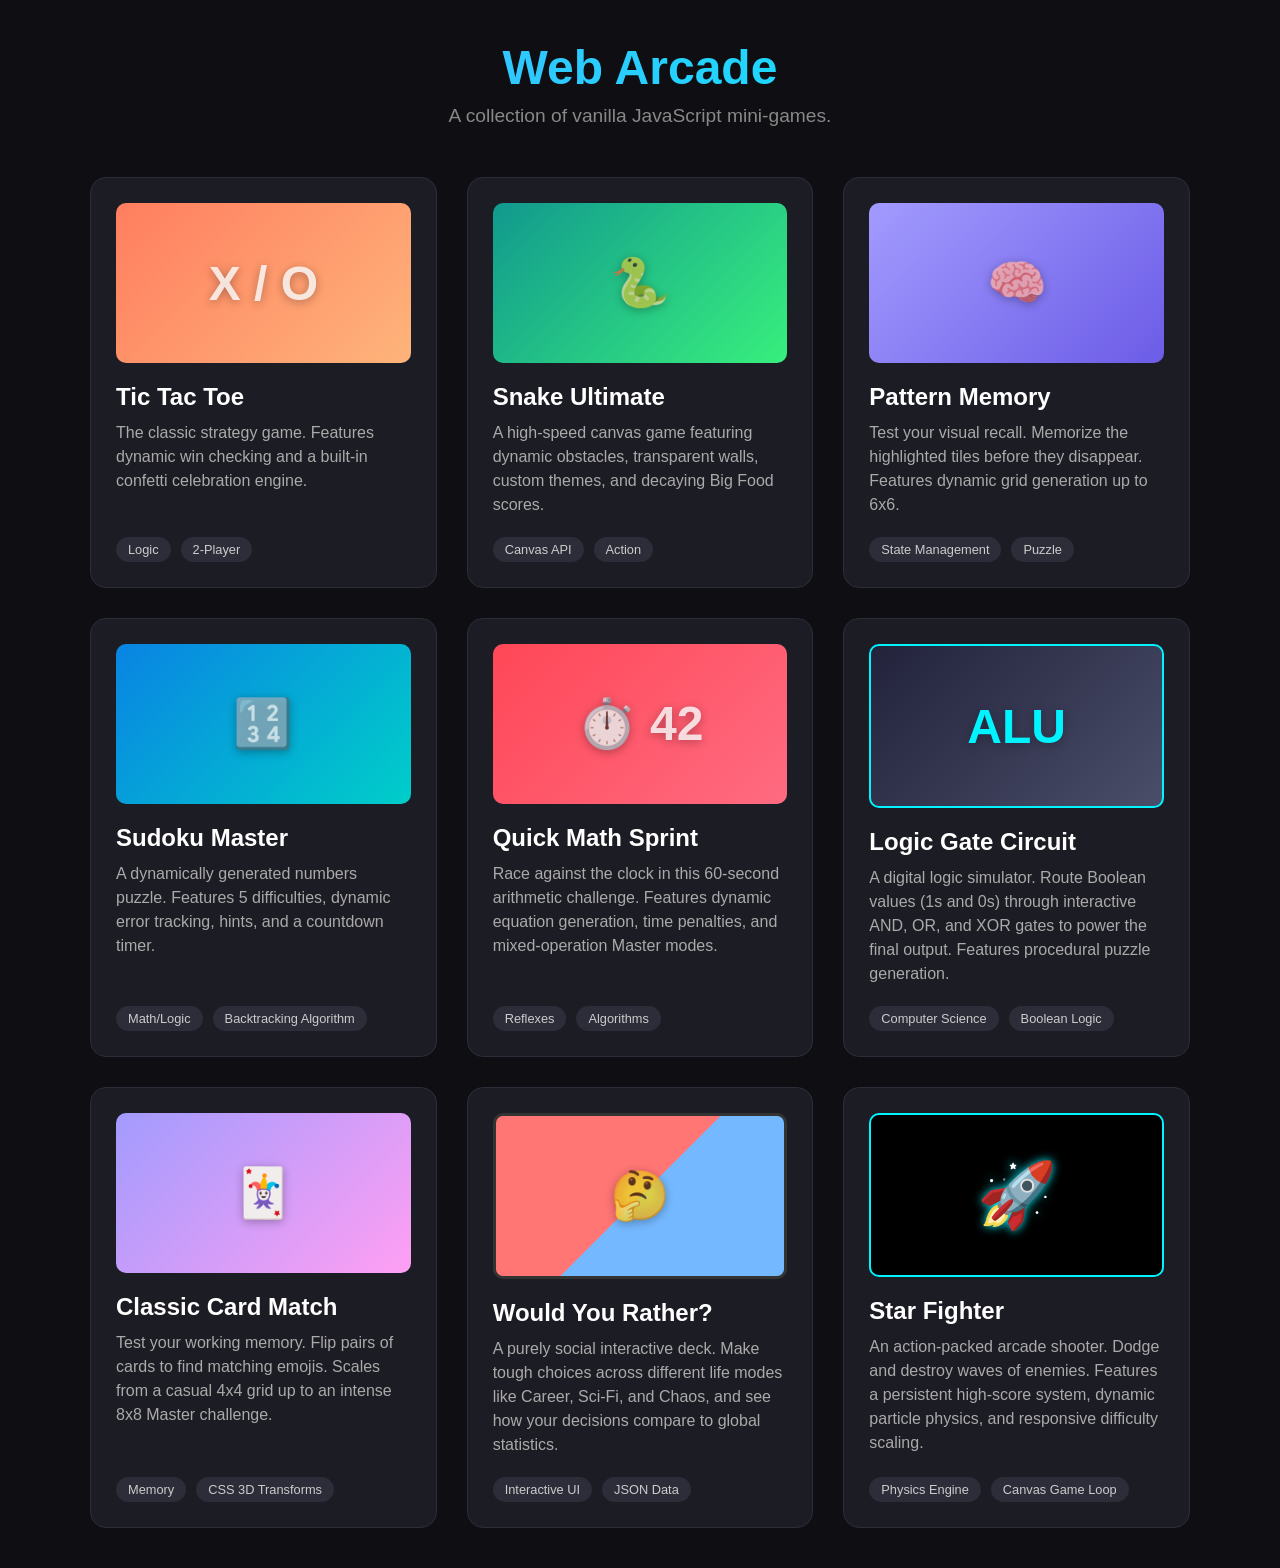
<file: index.html>
<!DOCTYPE html>
<html lang="en">
<head>
    <meta charset="UTF-8">
    <meta name="viewport" content="width=device-width, initial-scale=1.0">
    <title>Mini Game Portal</title>
    <style>
        body {
            font-family: 'Segoe UI', Tahoma, Geneva, Verdana, sans-serif;
            background-color: #0f0f13;
            color: #ffffff;
            margin: 0;
            padding: 40px 20px;
        }

        header { 
            text-align: center; 
            margin-bottom: 50px; 
        }

        header h1 {
            font-size: 3rem;
            margin: 0;
            background: linear-gradient(to right, #4facfe, #00f2fe);
            -webkit-background-clip: text;
            -webkit-text-fill-color: transparent;
        }

        header p { color: #888; font-size: 1.2rem; margin-top: 10px; }

        .game-grid {
            display: grid;
            grid-template-columns: repeat(auto-fit, minmax(300px, 1fr));
            gap: 30px;
            max-width: 1100px;
            margin: 0 auto;
        }

        .game-card {
            background: #1c1c24;
            border-radius: 16px;
            padding: 25px;
            text-decoration: none;
            color: inherit;
            border: 1px solid #2d2d3a;
            transition: transform 0.3s ease, box-shadow 0.3s ease, border-color 0.3s ease;
            display: flex;
            flex-direction: column;
        }

        .game-card:hover {
            transform: translateY(-8px);
            box-shadow: 0 15px 30px rgba(0,0,0,0.4);
            border-color: #4facfe;
        }

        .card-visual {
            height: 160px;
            border-radius: 10px;
            margin-bottom: 20px;
            display: flex;
            align-items: center;
            justify-content: center;
            font-size: 3rem;
            font-weight: bold;
            color: rgba(255,255,255,0.8);
            text-shadow: 0 2px 10px rgba(0,0,0,0.3);
        }

        /* Unique Gradients for each game */
        .tic-tac-toe-bg { background: linear-gradient(135deg, #ff7e5f, #feb47b); }
        .snake-bg { background: linear-gradient(135deg, #11998e, #38ef7d); }
        .memory-bg { background: linear-gradient(135deg, #a29bfe, #6c5ce7); }

        .game-card h2 { margin: 0 0 10px 0; font-size: 1.5rem; }
        .game-card p { margin: 0; color: #aaa; line-height: 1.5; flex-grow: 1; }

        .tag-container {
            margin-top: 20px;
            display: flex;
            gap: 10px;
        }

        .tag {
            background: #2d2d3a;
            padding: 5px 12px;
            border-radius: 20px;
            font-size: 0.8rem;
            color: #ccc;
        }
    </style>
</head>
<body>
    <header>
        <h1>Web Arcade</h1>
        <p>A collection of vanilla JavaScript mini-games.</p>
    </header>

    <main class="game-grid">
        <a href="tictactoe.html" class="game-card">
            <div class="card-visual tic-tac-toe-bg">X / O</div>
            <h2>Tic Tac Toe</h2>
            <p>The classic strategy game. Features dynamic win checking and a built-in confetti celebration engine.</p>
            <div class="tag-container">
                <span class="tag">Logic</span>
                <span class="tag">2-Player</span>
            </div>
        </a>

        <a href="snake.html" class="game-card">
            <div class="card-visual snake-bg">🐍</div>
            <h2>Snake Ultimate</h2>
            <p>A high-speed canvas game featuring dynamic obstacles, transparent walls, custom themes, and decaying Big Food scores.</p>
            <div class="tag-container">
                <span class="tag">Canvas API</span>
                <span class="tag">Action</span>
            </div>
        </a>

        <a href="memory.html" class="game-card">
            <div class="card-visual memory-bg">🧠</div>
            <h2>Pattern Memory</h2>
            <p>Test your visual recall. Memorize the highlighted tiles before they disappear. Features dynamic grid generation up to 6x6.</p>
            <div class="tag-container">
                <span class="tag">State Management</span>
                <span class="tag">Puzzle</span>
            </div>
        </a>
        <a href="sudoku.html" class="game-card">
            <div class="card-visual" style="background: linear-gradient(135deg, #0984e3, #00cec9);">🔢</div>
            <h2>Sudoku Master</h2>
            <p>A dynamically generated numbers puzzle. Features 5 difficulties, dynamic error tracking, hints, and a countdown timer.</p>
            <div class="tag-container">
                <span class="tag">Math/Logic</span>
                <span class="tag">Backtracking Algorithm</span>
            </div>
        </a>
        <a href="math.html" class="game-card">
            <div class="card-visual" style="background: linear-gradient(135deg, #ff4757, #ff6b81);">⏱️ 42</div>
            <h2>Quick Math Sprint</h2>
            <p>Race against the clock in this 60-second arithmetic challenge. Features dynamic equation generation, time penalties, and mixed-operation Master modes.</p>
            <div class="tag-container">
                <span class="tag">Reflexes</span>
                <span class="tag">Algorithms</span>
            </div>
        </a>
        <a href="logic.html" class="game-card">
            <div class="card-visual" style="background: linear-gradient(135deg, #22223b, #4a4e69); border: 2px solid #00f3ff; color: #00f3ff;">ALU</div>
            <h2>Logic Gate Circuit</h2>
            <p>A digital logic simulator. Route Boolean values (1s and 0s) through interactive AND, OR, and XOR gates to power the final output. Features procedural puzzle generation.</p>
            <div class="tag-container">
                <span class="tag">Computer Science</span>
                <span class="tag">Boolean Logic</span>
            </div>
        </a>
        <a href="match.html" class="game-card">
            <div class="card-visual" style="background: linear-gradient(135deg, #a29bfe, #ff9ff3); color: #fff;">🃏</div>
            <h2>Classic Card Match</h2>
            <p>Test your working memory. Flip pairs of cards to find matching emojis. Scales from a casual 4x4 grid up to an intense 8x8 Master challenge.</p>
            <div class="tag-container">
                <span class="tag">Memory</span>
                <span class="tag">CSS 3D Transforms</span>
            </div>
        </a>
        <a href="rather.html" class="game-card">
            <div class="card-visual" style="background: linear-gradient(135deg, #ff7675 50%, #74b9ff 50%); border: 3px solid #333;">🤔</div>
            <h2>Would You Rather?</h2>
            <p>A purely social interactive deck. Make tough choices across different life modes like Career, Sci-Fi, and Chaos, and see how your decisions compare to global statistics.</p>
            <div class="tag-container">
                <span class="tag">Interactive UI</span>
                <span class="tag">JSON Data</span>
            </div>
        </a>
        <a href="shooter.html" class="game-card">
            <div class="card-visual" style="background: #000; border: 2px solid #00f3ff; color: #00f3ff; text-shadow: 0 0 10px #00f3ff; overflow: hidden; position: relative;">
                <div style="font-size: 4rem;">🚀</div>
            </div>
            <h2>Star Fighter</h2>
            <p>An action-packed arcade shooter. Dodge and destroy waves of enemies. Features a persistent high-score system, dynamic particle physics, and responsive difficulty scaling.</p>
            <div class="tag-container">
                <span class="tag">Physics Engine</span>
                <span class="tag">Canvas Game Loop</span>
            </div>
        </a>
    </main>
</body>
</html>
</file>
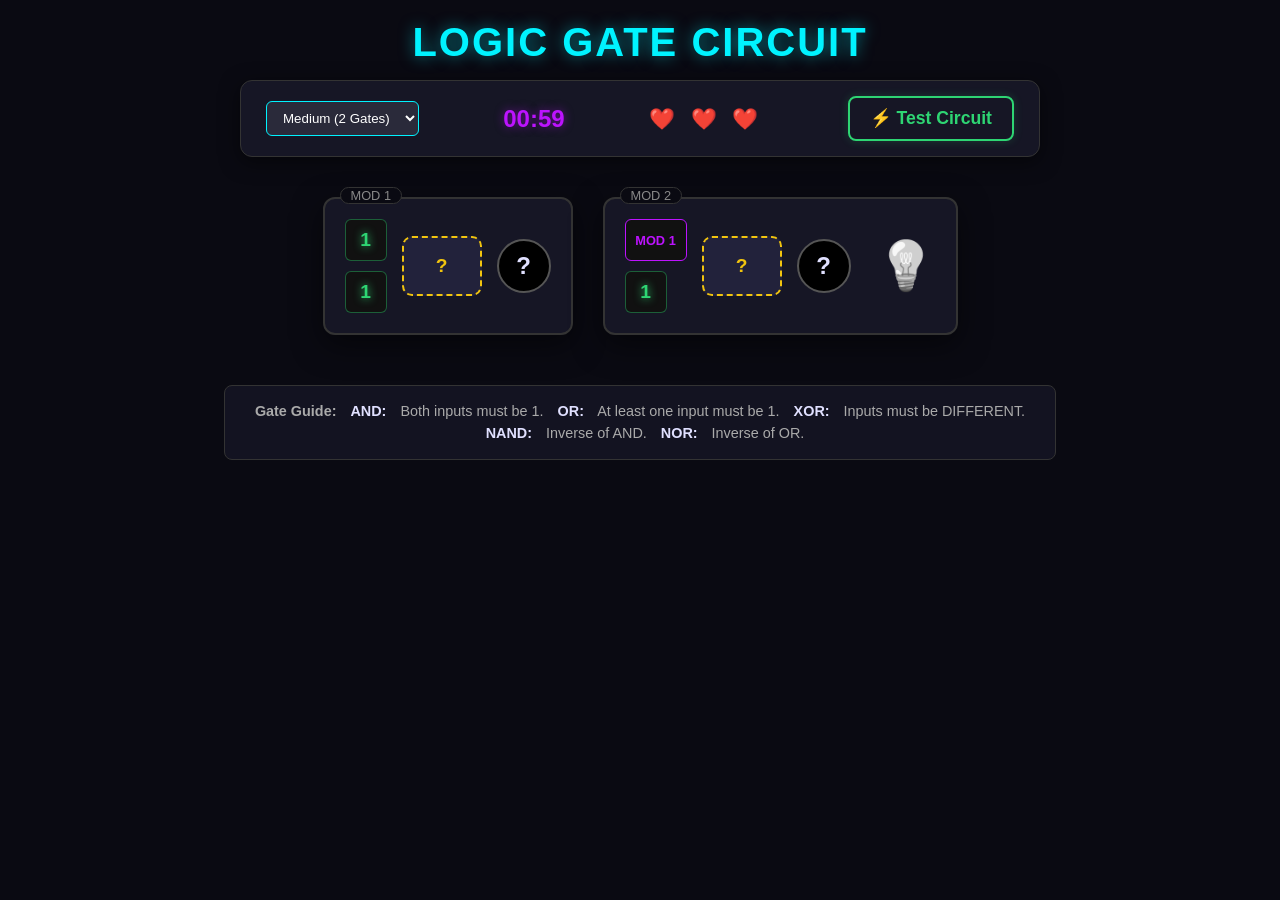
<file: logic.html>
<!DOCTYPE html>
<html lang="en">
<head>
    <meta charset="UTF-8">
    <meta name="viewport" content="width=device-width, initial-scale=1.0">
    <title>Logic Gate Circuitry</title>
    <style>
        :root {
            --bg: #0a0a12;
            --panel: #161625;
            --text: #e0e0ff;
            --neon-blue: #00f3ff;
            --neon-purple: #bc13fe;
            --neon-green: #2ed573;
            --neon-red: #ff4757;
            --gate-bg: #22223b;
        }

        body {
            font-family: 'Segoe UI', Tahoma, Geneva, Verdana, sans-serif;
            background-color: var(--bg);
            color: var(--text);
            margin: 0; padding: 20px;
            display: flex; flex-direction: column; align-items: center;
            min-height: 100vh; box-sizing: border-box; overflow-x: hidden;
        }

        /* --- Header & UI --- */
        .header { text-align: center; margin-bottom: 20px; width: 100%; max-width: 800px; }
        h1 { margin: 0; color: var(--neon-blue); font-size: 2.5rem; text-shadow: 0 0 15px rgba(0, 243, 255, 0.5); text-transform: uppercase; letter-spacing: 2px;}
        
        .top-bar {
            display: flex; justify-content: space-between; align-items: center;
            background: var(--panel); padding: 15px 25px; border-radius: 12px;
            margin-top: 15px; border: 1px solid #333; box-shadow: 0 5px 20px rgba(0,0,0,0.5);
        }

        select {
            background: #2a2a3a; color: white; border: 1px solid var(--neon-blue);
            padding: 8px 12px; border-radius: 6px; outline: none; cursor: pointer;
        }

        .timer { font-size: 1.5rem; font-weight: bold; color: var(--neon-purple); text-shadow: 0 0 10px rgba(188, 19, 254, 0.5); }
        .lives { font-size: 1.3rem; letter-spacing: 5px; }
        .heart.lost { filter: grayscale(100%); opacity: 0.3; }

        button.action-btn {
            background: transparent; color: var(--neon-green); border: 2px solid var(--neon-green);
            padding: 10px 20px; font-size: 1.1rem; font-weight: bold; border-radius: 8px;
            cursor: pointer; transition: 0.2s; box-shadow: 0 0 10px rgba(46, 213, 115, 0.2);
        }
        button.action-btn:hover:not(:disabled) { background: var(--neon-green); color: #000; box-shadow: 0 0 20px rgba(46, 213, 115, 0.6); }
        button.action-btn:disabled { border-color: #555; color: #555; cursor: not-allowed; box-shadow: none; }

        /* --- Circuit Grid --- */
        #circuitBoard {
            display: flex; flex-wrap: wrap; justify-content: center; gap: 30px;
            width: 100%; max-width: 900px; padding: 20px;
        }

        .logic-module {
            background: var(--panel); border: 2px solid #333; border-radius: 12px;
            padding: 20px; display: flex; align-items: center; gap: 15px;
            box-shadow: 0 10px 30px rgba(0,0,0,0.5); position: relative;
            transition: border-color 0.3s;
        }
        .logic-module.active { border-color: var(--neon-blue); box-shadow: 0 0 20px rgba(0, 243, 255, 0.3); }

        .module-label {
            position: absolute; top: -12px; left: 15px; background: var(--bg);
            padding: 0 10px; font-size: 0.8rem; color: #888; border-radius: 10px;
            border: 1px solid #333;
        }

        .inputs-col { display: flex; flex-direction: column; gap: 10px; }
        
        .val-box {
            background: #111; border: 1px solid #444; width: 40px; height: 40px;
            display: flex; justify-content: center; align-items: center;
            font-weight: bold; font-size: 1.2rem; border-radius: 6px;
        }
        .val-box.is-1 { color: var(--neon-green); text-shadow: 0 0 8px var(--neon-green); border-color: rgba(46, 213, 115, 0.4); }
        .val-box.is-0 { color: var(--neon-red); text-shadow: 0 0 8px var(--neon-red); border-color: rgba(255, 71, 87, 0.4); }
        .val-box.is-ref { font-size: 0.8rem; color: var(--neon-purple); border-color: var(--neon-purple); width: 60px;}

        .gate-btn {
            background: var(--gate-bg); color: white; border: 2px solid #555;
            width: 80px; height: 60px; font-size: 1.2rem; font-weight: bold;
            border-radius: 10px; cursor: pointer; transition: 0.2s;
        }
        .gate-btn:hover { border-color: var(--text); background: #33334d; }
        .gate-btn[data-gate="?"] { color: #f1c40f; border-color: #f1c40f; border-style: dashed; }

        .output-box {
            background: #000; border: 2px solid #555; width: 50px; height: 50px;
            display: flex; justify-content: center; align-items: center;
            font-size: 1.5rem; font-weight: bold; border-radius: 50%;
            transition: 0.3s;
        }
        
        .final-bulb { font-size: 3rem; margin-left: 10px; filter: grayscale(100%); transition: 0.3s; }
        .final-bulb.on { filter: grayscale(0%); text-shadow: 0 0 30px yellow; transform: scale(1.1); }

        /* --- Guide Panel --- */
        .guide-panel {
            margin-top: 30px; background: rgba(22, 22, 37, 0.8); padding: 15px;
            border-radius: 8px; border: 1px solid #333; max-width: 800px;
            font-size: 0.9rem; color: #aaa; text-align: center; line-height: 1.5;
        }
        .guide-panel span { color: var(--text); font-weight: bold; margin: 0 10px; }

        /* Overlays */
        #gameOverOverlay {
            position: fixed; top: 0; left: 0; width: 100%; height: 100%;
            background: rgba(10, 10, 18, 0.95); display: none; flex-direction: column;
            justify-content: center; align-items: center; z-index: 100;
        }
        .go-title { font-size: 3.5rem; margin-bottom: 20px; text-transform: uppercase;}
        
        #confetti-container { position: fixed; top: 0; left: 0; width: 100%; height: 100%; pointer-events: none; z-index: 101; }
        .confetti { position: absolute; width: 10px; height: 20px; top: -20px; opacity: 0.8; animation: fall linear forwards; }
        @keyframes fall { 0% { transform: translateY(-20px) rotate(0deg); } 100% { transform: translateY(110vh) rotate(720deg); } }
    </style>
</head>
<body>

    <div id="confetti-container"></div>

    <div class="header">
        <h1>Logic Gate Circuit</h1>
        <div class="top-bar">
            <select id="diffSel">
                <option value="easy">Easy (1 Gate)</option>
                <option value="medium" selected>Medium (2 Gates)</option>
                <option value="hard">Hard (3 Gates)</option>
                <option value="pro">Pro (4 Gates)</option>
            </select>
            <div class="timer" id="timerDisplay">00:00</div>
            <div class="lives" id="livesDisplay">❤️ ❤️ ❤️</div>
            <button class="action-btn" id="evalBtn">⚡ Test Circuit</button>
        </div>
    </div>

    <div id="circuitBoard">
        </div>

    <div class="guide-panel">
        <strong>Gate Guide:</strong> 
        <span>AND:</span> Both inputs must be 1. 
        <span>OR:</span> At least one input must be 1. 
        <span>XOR:</span> Inputs must be DIFFERENT.
        <span>NAND:</span> Inverse of AND. 
        <span>NOR:</span> Inverse of OR.
    </div>

    <div id="gameOverOverlay">
        <div class="go-title" id="goTitle">Circuit Failed</div>
        <button class="action-btn" id="restartBtn" style="font-size: 1.5rem; padding: 15px 30px;">Initialize New System</button>
    </div>

    <script>
        // Circuit Blueprints (How modules connect)
        // 'rand' = random 0 or 1. 'out:X' = takes output from Module X
        const levelConfigs = {
            easy:   [{ id: 0, in1: 'rand', in2: 'rand' }],
            medium: [
                { id: 0, in1: 'rand', in2: 'rand' },
                { id: 1, in1: 'out:0', in2: 'rand' }
            ],
            hard: [
                { id: 0, in1: 'rand', in2: 'rand' },
                { id: 1, in1: 'rand', in2: 'rand' },
                { id: 2, in1: 'out:0', in2: 'out:1' }
            ],
            pro: [ 
                { id: 0, in1: 'rand', in2: 'rand' },
                { id: 1, in1: 'rand', in2: 'rand' },
                { id: 2, in1: 'out:0', in2: 'rand' },
                { id: 3, in1: 'out:2', in2: 'out:1' }
            ]
        };

        const gatesList = ['AND', 'OR', 'XOR', 'NAND', 'NOR'];
        const timeLimits = { easy: 45, medium: 60, hard: 90, pro: 120 };

        let currentPuzzle = [];
        let lives = 3;
        let timeRemaining = 0;
        let timerInterval;
        let isEvaluating = false;

        const boardEl = document.getElementById('circuitBoard');
        const evalBtn = document.getElementById('evalBtn');
        const livesDisplay = document.getElementById('livesDisplay');
        const timerDisplay = document.getElementById('timerDisplay');
        const overlay = document.getElementById('gameOverOverlay');

        document.getElementById('diffSel').addEventListener('change', initGame);
        document.getElementById('restartBtn').addEventListener('click', () => {
            overlay.style.display = 'none';
            lives = 3;
            updateLivesDisplay();
            initGame();
        });
        evalBtn.addEventListener('click', evaluateCircuit);

        // --- BOOLEAN MATH ENGINE ---
        function calcGate(gate, a, b) {
            switch(gate) {
                case 'AND': return a & b;
                case 'OR': return a | b;
                case 'XOR': return a ^ b;
                case 'NAND': return !(a & b) ? 1 : 0;
                case 'NOR': return !(a | b) ? 1 : 0;
                default: return 0;
            }
        }

        // --- PROCEDURAL GENERATION ---
        function generatePuzzle(diffKey) {
            const config = levelConfigs[diffKey];
            let valid = false;
            let attempt = [];

            // Brute force a solvable puzzle where final output is always 1
            while (!valid) {
                attempt = JSON.parse(JSON.stringify(config));
                let nodeValues = {};

                for (let mod of attempt) {
                    mod.val1 = mod.in1 === 'rand' ? Math.floor(Math.random() * 2) : nodeValues[mod.in1.split(':')[1]];
                    mod.val2 = mod.in2 === 'rand' ? Math.floor(Math.random() * 2) : nodeValues[mod.in2.split(':')[1]];
                    mod.targetGate = gatesList[Math.floor(Math.random() * gatesList.length)];
                    
                    let out = calcGate(mod.targetGate, mod.val1, mod.val2);
                    mod.targetOut = out;
                    nodeValues[mod.id] = out;
                }

                // If the very last module outputs 1, the puzzle is solvable!
                if (nodeValues[attempt[attempt.length - 1].id] === 1) {
                    valid = true;
                }
            }
            return attempt;
        }

        // --- RENDERING ---
        function initGame() {
            clearInterval(timerInterval);
            document.getElementById('confetti-container').innerHTML = '';
            isEvaluating = false;
            evalBtn.disabled = false;
            evalBtn.innerText = "⚡ Test Circuit";

            const diffKey = document.getElementById('diffSel').value;
            currentPuzzle = generatePuzzle(diffKey);
            
            timeRemaining = timeLimits[diffKey];
            startTimer();
            renderBoard();
        }

        function renderBoard() {
            boardEl.innerHTML = '';
            
            currentPuzzle.forEach((mod, index) => {
                const isLast = index === currentPuzzle.length - 1;
                
                // Format input visuals
                let in1HTML = mod.in1 === 'rand' 
                    ? `<div class="val-box is-${mod.val1}">${mod.val1}</div>` 
                    : `<div class="val-box is-ref">MOD ${parseInt(mod.in1.split(':')[1]) + 1}</div>`;
                
                let in2HTML = mod.in2 === 'rand' 
                    ? `<div class="val-box is-${mod.val2}">${mod.val2}</div>` 
                    : `<div class="val-box is-ref">MOD ${parseInt(mod.in2.split(':')[1]) + 1}</div>`;

                let bulbHTML = isLast ? `<div class="final-bulb" id="finalBulb">💡</div>` : '';

                const modDiv = document.createElement('div');
                modDiv.className = 'logic-module';
                modDiv.id = `module-${mod.id}`;
                modDiv.innerHTML = `
                    <div class="module-label">MOD ${mod.id + 1}</div>
                    <div class="inputs-col">
                        ${in1HTML}
                        ${in2HTML}
                    </div>
                    <button class="gate-btn" id="gateBtn-${mod.id}" data-gate="?" onclick="cycleGate(${mod.id})">?</button>
                    <div class="output-box" id="outBox-${mod.id}">?</div>
                    ${bulbHTML}
                `;
                boardEl.appendChild(modDiv);
            });
        }

        // --- INTERACTION ---
        window.cycleGate = function(modId) {
            if(isEvaluating) return;
            const btn = document.getElementById(`gateBtn-${modId}`);
            let current = btn.getAttribute('data-gate');
            let nextIdx = current === '?' ? 0 : (gatesList.indexOf(current) + 1) % gatesList.length;
            
            btn.setAttribute('data-gate', gatesList[nextIdx]);
            btn.innerText = gatesList[nextIdx];
            btn.style.borderColor = varColor(gatesList[nextIdx]);
        };

        function varColor(gate) {
            if(['AND','OR'].includes(gate)) return '#00f3ff';
            if(['NAND','NOR'].includes(gate)) return '#bc13fe';
            if(gate === 'XOR') return '#f1c40f';
            return '#555';
        }

        // --- ASYNC EVALUATION ANIMATION ---
        async function evaluateCircuit() {
            // Validate all gates filled
            for (let mod of currentPuzzle) {
                if (document.getElementById(`gateBtn-${mod.id}`).getAttribute('data-gate') === '?') {
                    alert("⚠️ You must assign a logic gate to every module!");
                    return;
                }
            }

            isEvaluating = true;
            evalBtn.disabled = true;
            evalBtn.innerText = "Processing...";

            let runtimeValues = {};

            // Calculate step-by-step
            for (let i = 0; i < currentPuzzle.length; i++) {
                let mod = currentPuzzle[i];
                let modDiv = document.getElementById(`module-${mod.id}`);
                
                // Highlight module being processed
                modDiv.classList.add('active');
                await sleep(500); // 500ms delay for visual flow

                let v1 = mod.in1 === 'rand' ? mod.val1 : runtimeValues[mod.in1.split(':')[1]];
                let v2 = mod.in2 === 'rand' ? mod.val2 : runtimeValues[mod.in2.split(':')[1]];
                let selectedGate = document.getElementById(`gateBtn-${mod.id}`).getAttribute('data-gate');

                let result = calcGate(selectedGate, v1, v2);
                runtimeValues[mod.id] = result;

                // Update Output Box
                let outBox = document.getElementById(`outBox-${mod.id}`);
                outBox.innerText = result;
                outBox.style.color = result === 1 ? '#2ed573' : '#ff4757';
                outBox.style.borderColor = result === 1 ? '#2ed573' : '#ff4757';
                
                modDiv.classList.remove('active');
                await sleep(200);
            }

            // Final Result Check
            let finalResult = runtimeValues[currentPuzzle[currentPuzzle.length - 1].id];
            
            if (finalResult === 1) {
                document.getElementById('finalBulb').classList.add('on');
                clearInterval(timerInterval);
                setTimeout(() => triggerGameOver("CIRCUIT COMPLETE", "#2ed573", true), 500);
            } else {
                lives--;
                updateLivesDisplay();
                if (lives <= 0) {
                    setTimeout(() => triggerGameOver("SYSTEM FAILURE", "#ff4757", false), 500);
                } else {
                    // Reset UI to let them try again
                    setTimeout(() => {
                        currentPuzzle.forEach(mod => {
                            let ob = document.getElementById(`outBox-${mod.id}`);
                            ob.innerText = '?'; ob.style.color = '#fff'; ob.style.borderColor = '#555';
                        });
                        isEvaluating = false;
                        evalBtn.disabled = false;
                        evalBtn.innerText = "⚡ Test Circuit";
                    }, 1000);
                }
            }
        }

        // --- UTILS ---
        const sleep = ms => new Promise(r => setTimeout(r, ms));

        function startTimer() {
            updateTimerDisplay();
            timerInterval = setInterval(() => {
                if(!isEvaluating) timeRemaining--; // Pause timer during evaluation animation
                updateTimerDisplay();
                if (timeRemaining <= 0) {
                    lives = 0; updateLivesDisplay();
                    triggerGameOver("TIME OUT", "#ff4757", false);
                }
            }, 1000);
        }

        function updateTimerDisplay() {
            let m = Math.floor(timeRemaining / 60).toString().padStart(2, '0');
            let s = (timeRemaining % 60).toString().padStart(2, '0');
            timerDisplay.innerText = `${m}:${s}`;
        }

        function updateLivesDisplay() {
            let h = '';
            for(let i=0; i<3; i++) h += i < lives ? '❤️ ' : '<span class="heart lost">🖤</span> ';
            livesDisplay.innerHTML = h;
        }

        function triggerGameOver(msg, color, win) {
            clearInterval(timerInterval);
            isEvaluating = true;
            document.getElementById('goTitle').innerText = msg;
            document.getElementById('goTitle').style.color = color;
            overlay.style.display = 'flex';
            if(win) triggerCelebration();
        }

        function triggerCelebration() {
            const colors = ['#00f3ff', '#bc13fe', '#2ed573', '#f1c40f']; 
            const container = document.getElementById('confetti-container');
            for (let i = 0; i < 150; i++) {
                const c = document.createElement('div');
                c.className = 'confetti';
                c.style.left = Math.random() * 100 + 'vw';
                c.style.backgroundColor = colors[Math.floor(Math.random() * colors.length)];
                c.style.animationDuration = (Math.random() * 2 + 2) + 's';
                c.style.animationDelay = Math.random() * 1 + 's';
                container.appendChild(c);
            }
        }

        // Start initial game
        initGame();
    </script>
</body>
</html>
</file>
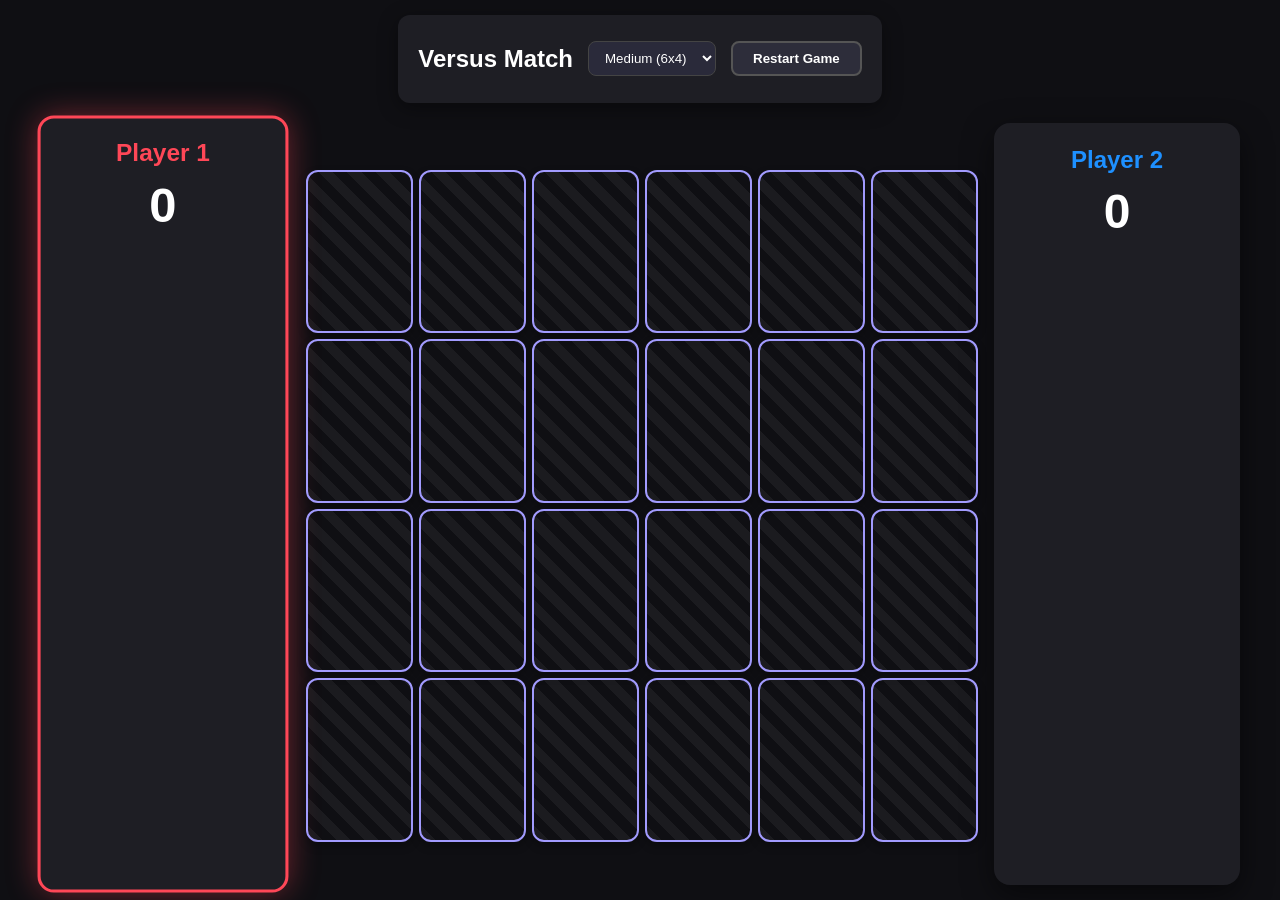
<file: match.html>
<!DOCTYPE html>
<html lang="en">
<head>
    <meta charset="UTF-8">
    <meta name="viewport" content="width=device-width, initial-scale=1.0">
    <title>Versus Card Match</title>
    <style>
        :root {
            --bg-color: #0f0f13;
            --text-color: #ffffff;
            --p1-color: #ff4757; /* Red for Player 1 */
            --p2-color: #1e90ff; /* Blue for Player 2 */
            --panel-bg: #1e1e24;
            --card-back: linear-gradient(135deg, #a29bfe, #6c5ce7);
            --card-front: #2d2d3a;
        }

        body {
            font-family: 'Segoe UI', Tahoma, Geneva, Verdana, sans-serif;
            background-color: var(--bg-color);
            color: var(--text-color);
            display: flex;
            flex-direction: column;
            align-items: center;
            height: 100vh;
            margin: 0;
            padding: 15px;
            box-sizing: border-box;
            overflow: hidden;
        }

        /* --- Header & Settings --- */
        .top-bar {
            display: flex; justify-content: center; align-items: center;
            background: var(--panel-bg); padding: 10px 20px; border-radius: 12px;
            box-shadow: 0 5px 20px rgba(0,0,0,0.4); gap: 15px; margin-bottom: 20px;
            z-index: 10;
        }

        select {
            background: #2a2a3a; color: white; border: 1px solid #444;
            padding: 8px 12px; border-radius: 8px; outline: none; cursor: pointer;
        }

        button.action-btn {
            background: #2d2d3a; color: white; border: 2px solid #555;
            padding: 8px 20px; font-weight: bold; border-radius: 8px;
            cursor: pointer; transition: 0.2s;
        }
        button.action-btn:hover { background: #fff; color: #000; }

        /* --- Main Arena Layout --- */
        .game-arena {
            display: flex;
            width: 100%;
            max-width: 1200px;
            flex-grow: 1;
            gap: 20px;
            justify-content: space-between;
        }

        /* --- Player Panels --- */
        .player-panel {
            width: 200px;
            background: var(--panel-bg);
            border-radius: 16px;
            padding: 20px;
            display: flex;
            flex-direction: column;
            align-items: center;
            border: 3px solid transparent;
            transition: all 0.3s ease;
            box-shadow: 0 10px 30px rgba(0,0,0,0.5);
            overflow-y: auto;
        }

        #p1-panel.active { border-color: var(--p1-color); box-shadow: 0 0 30px rgba(255, 71, 87, 0.4); transform: scale(1.02); }
        #p2-panel.active { border-color: var(--p2-color); box-shadow: 0 0 30px rgba(30, 144, 255, 0.4); transform: scale(1.02); }

        .player-panel h2 { margin: 0 0 10px 0; font-size: 1.5rem; }
        #p1-panel h2 { color: var(--p1-color); }
        #p2-panel h2 { color: var(--p2-color); }

        .score { font-size: 3rem; font-weight: bold; margin-bottom: 20px; }

        .collection {
            display: flex; flex-wrap: wrap; gap: 8px; justify-content: center;
            width: 100%;
        }

        .collected-mini {
            width: 40px; height: 40px; background: #2d2d3a; border-radius: 6px;
            display: flex; justify-content: center; align-items: center;
            font-size: 1.5rem; animation: popIn 0.4s cubic-bezier(0.175, 0.885, 0.32, 1.275);
        }

        @keyframes popIn {
            0% { transform: scale(0); }
            100% { transform: scale(1); }
        }

        /* --- Game Board --- */
        .board-wrapper {
            flex-grow: 1; display: flex; justify-content: center; align-items: center;
        }

        #gameBoard {
            display: grid; gap: 10px;
            width: min(100%, calc(100vh - 150px));
            max-width: 700px; aspect-ratio: 1 / 1; perspective: 1000px;
        }

        /* --- Card Styling --- */
        .card {
            position: relative; width: 100%; height: 100%;
            cursor: pointer; transform-style: preserve-3d;
            transition: transform 0.5s cubic-bezier(0.4, 0.2, 0.2, 1), opacity 0.5s;
        }

        .card.flipped { transform: rotateY(180deg); }
        
        /* When collected, the card shrinks to 0 and becomes invisible on the board */
        .card.collected { transform: rotateY(180deg) scale(0); opacity: 0; pointer-events: none; }

        .card-face {
            position: absolute; width: 100%; height: 100%;
            backface-visibility: hidden; border-radius: 12px;
            display: flex; justify-content: center; align-items: center;
            box-shadow: 0 4px 8px rgba(0,0,0,0.3);
        }

        .card-back {
            background: var(--card-back);
            background-image: repeating-linear-gradient(45deg, rgba(255,255,255,0.05) 0, rgba(255,255,255,0.05) 10px, transparent 10px, transparent 20px);
            border: 2px solid #a29bfe;
        }
        
        /* Show whose turn it is when hovering over an unflipped card */
        .p1-turn .card:hover:not(.flipped) .card-back { box-shadow: 0 0 15px var(--p1-color); border-color: var(--p1-color);}
        .p2-turn .card:hover:not(.flipped) .card-back { box-shadow: 0 0 15px var(--p2-color); border-color: var(--p2-color);}

        .card-front {
            background: var(--card-front); transform: rotateY(180deg);
            font-size: clamp(1.5rem, 4vw, 3rem); border: 2px solid #555;
        }
        
        /* Highlight match color based on who got it */
        .card.matched-p1 .card-front { border-color: var(--p1-color); background: rgba(255, 71, 87, 0.2); }
        .card.matched-p2 .card-front { border-color: var(--p2-color); background: rgba(30, 144, 255, 0.2); }

        .shake { animation: shake 0.4s; }
        @keyframes shake {
            0%, 100% { transform: rotateY(180deg) translateX(0); }
            25% { transform: rotateY(180deg) translateX(-5px); }
            50% { transform: rotateY(180deg) translateX(5px); }
            75% { transform: rotateY(180deg) translateX(-5px); }
        }

        /* Overlays */
        #gameOverOverlay {
            position: fixed; top: 0; left: 0; width: 100%; height: 100%;
            background: rgba(15, 15, 19, 0.95); display: none; flex-direction: column;
            justify-content: center; align-items: center; z-index: 100; text-align: center;
        }
        .go-title { font-size: 4rem; margin-bottom: 20px; text-shadow: 0 0 20px currentColor;}
        
        #confetti-container { position: fixed; top: 0; left: 0; width: 100%; height: 100%; pointer-events: none; z-index: 101; }
        .confetti { position: absolute; width: 10px; height: 20px; top: -20px; opacity: 0.8; animation: fall linear forwards; }
        @keyframes fall { 0% { transform: translateY(-20px) rotate(0deg); } 100% { transform: translateY(110vh) rotate(720deg); } }

        /* Mobile Layout */
        @media (max-width: 800px) {
            .game-arena { flex-direction: column; }
            .player-panel { width: 100%; flex-direction: row; justify-content: space-between; padding: 10px; height: 80px;}
            .score { margin: 0; font-size: 2rem; }
            .collection { justify-content: flex-end; flex-wrap: nowrap; overflow: hidden; }
        }
    </style>
</head>
<body class="p1-turn">

    <div id="confetti-container"></div>

    <div class="top-bar">
        <h2>Versus Match</h2>
        <select id="diffSel">
            <option value="easy">Easy (4x4)</option>
            <option value="medium" selected>Medium (6x4)</option>
            <option value="hard">Hard (6x6)</option>
            <option value="master">Master (8x8)</option>
        </select>
        <button class="action-btn" id="restartBtn">Restart Game</button>
    </div>

    <div class="game-arena">
        <div class="player-panel active" id="p1-panel">
            <h2>Player 1</h2>
            <div class="score" id="score1">0</div>
            <div class="collection" id="collection1"></div>
        </div>

        <div class="board-wrapper">
            <div id="gameBoard"></div>
        </div>

        <div class="player-panel" id="p2-panel">
            <h2>Player 2</h2>
            <div class="score" id="score2">0</div>
            <div class="collection" id="collection2"></div>
        </div>
    </div>

    <div id="gameOverOverlay">
        <div class="go-title" id="winnerTitle">Player 1 Wins!</div>
        <button class="action-btn" id="playAgainBtn" style="font-size: 1.5rem; padding: 15px 30px; margin-top: 20px;">Play Again</button>
    </div>

    <script>
        const config = {
            easy:   { cols: 4, rows: 4, pairs: 8 },
            medium: { cols: 6, rows: 4, pairs: 12 },
            hard:   { cols: 6, rows: 6, pairs: 18 },
            master: { cols: 8, rows: 8, pairs: 32 }
        };

        const emojiPool = ['🍎','🍕','🍔','🍟','🌭','🍿','🍩','🍪','🍫','🍬','🍭','🍉','🍇','🍓','🍒','🍍','🥝','🥑','🌽','🥕','🌮','🍣','🍤','🍦','🍧','🎂','🧁','🥧','☕','🍹','🍺','🍷'];

        let currentDiff = config.medium;
        let cardsArray = [];
        let firstCard, secondCard;
        let lockBoard = false;
        
        // 2-Player State Variables
        let currentPlayer = 1;
        let scores = { 1: 0, 2: 0 };
        let totalPairsFound = 0;

        const boardEl = document.getElementById('gameBoard');
        const overlay = document.getElementById('gameOverOverlay');
        const diffSel = document.getElementById('diffSel');

        diffSel.addEventListener('change', initGame);
        document.getElementById('restartBtn').addEventListener('click', initGame);
        document.getElementById('playAgainBtn').addEventListener('click', () => {
            overlay.style.display = 'none';
            initGame();
        });

        function initGame() {
            firstCard = null;
            secondCard = null;
            lockBoard = false;
            
            currentPlayer = 1;
            scores = { 1: 0, 2: 0 };
            totalPairsFound = 0;
            
            document.getElementById('score1').innerText = "0";
            document.getElementById('score2').innerText = "0";
            document.getElementById('collection1').innerHTML = '';
            document.getElementById('collection2').innerHTML = '';
            document.getElementById('confetti-container').innerHTML = '';
            
            updateTurnUI();
            currentDiff = config[diffSel.value];
            setupBoard();
        }

        function setupBoard() {
            boardEl.innerHTML = '';
            boardEl.style.gridTemplateColumns = `repeat(${currentDiff.cols}, 1fr)`;
            boardEl.style.gridTemplateRows = `repeat(${currentDiff.rows}, 1fr)`;

            let selectedEmojis = emojiPool.slice(0, currentDiff.pairs);
            cardsArray = [...selectedEmojis, ...selectedEmojis];
            
            for (let i = cardsArray.length - 1; i > 0; i--) {
                const j = Math.floor(Math.random() * (i + 1));
                [cardsArray[i], cardsArray[j]] = [cardsArray[j], cardsArray[i]];
            }

            cardsArray.forEach((emoji) => {
                const card = document.createElement('div');
                card.classList.add('card');
                card.dataset.icon = emoji;
                
                card.innerHTML = `
                    <div class="card-face card-back"></div>
                    <div class="card-face card-front">${emoji}</div>
                `;
                
                card.addEventListener('click', flipCard);
                boardEl.appendChild(card);
            });
        }

        function updateTurnUI() {
            document.body.className = `p${currentPlayer}-turn`;
            
            if (currentPlayer === 1) {
                document.getElementById('p1-panel').classList.add('active');
                document.getElementById('p2-panel').classList.remove('active');
            } else {
                document.getElementById('p2-panel').classList.add('active');
                document.getElementById('p1-panel').classList.remove('active');
            }
        }

        function flipCard() {
            if (lockBoard) return;
            if (this === firstCard) return;
            // Don't allow clicking cards that are already matched and shrinking
            if (this.classList.contains('collected') || this.classList.contains(`matched-p1`) || this.classList.contains(`matched-p2`)) return;

            this.classList.add('flipped');

            if (!firstCard) {
                firstCard = this;
                return;
            }

            secondCard = this;
            checkForMatch();
        }

        function checkForMatch() {
            let isMatch = firstCard.dataset.icon === secondCard.dataset.icon;

            if (isMatch) {
                handleMatch();
            } else {
                handleMismatch();
            }
        }

        function handleMatch() {
            lockBoard = true;
            
            // Highlight the cards with the current player's color
            firstCard.classList.add(`matched-p${currentPlayer}`);
            secondCard.classList.add(`matched-p${currentPlayer}`);
            
            // Update Score
            scores[currentPlayer]++;
            document.getElementById(`score${currentPlayer}`).innerText = scores[currentPlayer];
            totalPairsFound++;

            // Wait a moment for them to see the match, then pull the cards to their side
            setTimeout(() => {
                firstCard.classList.add('collected');
                secondCard.classList.add('collected');
                
                // Add mini icon to their collection panel
                const mini = document.createElement('div');
                mini.className = 'collected-mini';
                mini.innerText = firstCard.dataset.icon;
                document.getElementById(`collection${currentPlayer}`).appendChild(mini);

                // They got it right, so they DO NOT switch turns.
                resetBoard();

                if (totalPairsFound === currentDiff.pairs) {
                    endGame();
                }
            }, 800); // Wait 800ms before shrinking the cards
        }

        function handleMismatch() {
            lockBoard = true; 
            
            firstCard.classList.add('shake');
            secondCard.classList.add('shake');

            setTimeout(() => {
                firstCard.classList.remove('flipped', 'shake');
                secondCard.classList.remove('flipped', 'shake');
                
                // Switch Turns ONLY when wrong
                currentPlayer = currentPlayer === 1 ? 2 : 1;
                updateTurnUI();
                
                resetBoard();
            }, 1000); 
        }

        function resetBoard() {
            [firstCard, secondCard, lockBoard] = [null, null, false];
        }

        function endGame() {
            const titleEl = document.getElementById('winnerTitle');
            let colors = [];
            
            if (scores[1] > scores[2]) {
                titleEl.innerText = "Player 1 Wins!";
                titleEl.style.color = "var(--p1-color)";
                colors = ['#ff4757', '#ff6b81', '#ffffff'];
            } else if (scores[2] > scores[1]) {
                titleEl.innerText = "Player 2 Wins!";
                titleEl.style.color = "var(--p2-color)";
                colors = ['#1e90ff', '#70a1ff', '#ffffff'];
            } else {
                titleEl.innerText = "It's a Tie!";
                titleEl.style.color = "#feca57";
                colors = ['#ff4757', '#1e90ff', '#feca57']; // Mix of both
            }

            overlay.style.display = 'flex';
            triggerCelebration(colors);
        }

        function triggerCelebration(colors) {
            const container = document.getElementById('confetti-container');
            for (let i = 0; i < 200; i++) {
                const c = document.createElement('div');
                c.className = 'confetti';
                c.style.left = Math.random() * 100 + 'vw';
                c.style.backgroundColor = colors[Math.floor(Math.random() * colors.length)];
                c.style.animationDuration = (Math.random() * 2 + 2) + 's';
                c.style.animationDelay = Math.random() * 1 + 's';
                container.appendChild(c);
            }
        }

        initGame();
    </script>
</body>
</html>
</file>
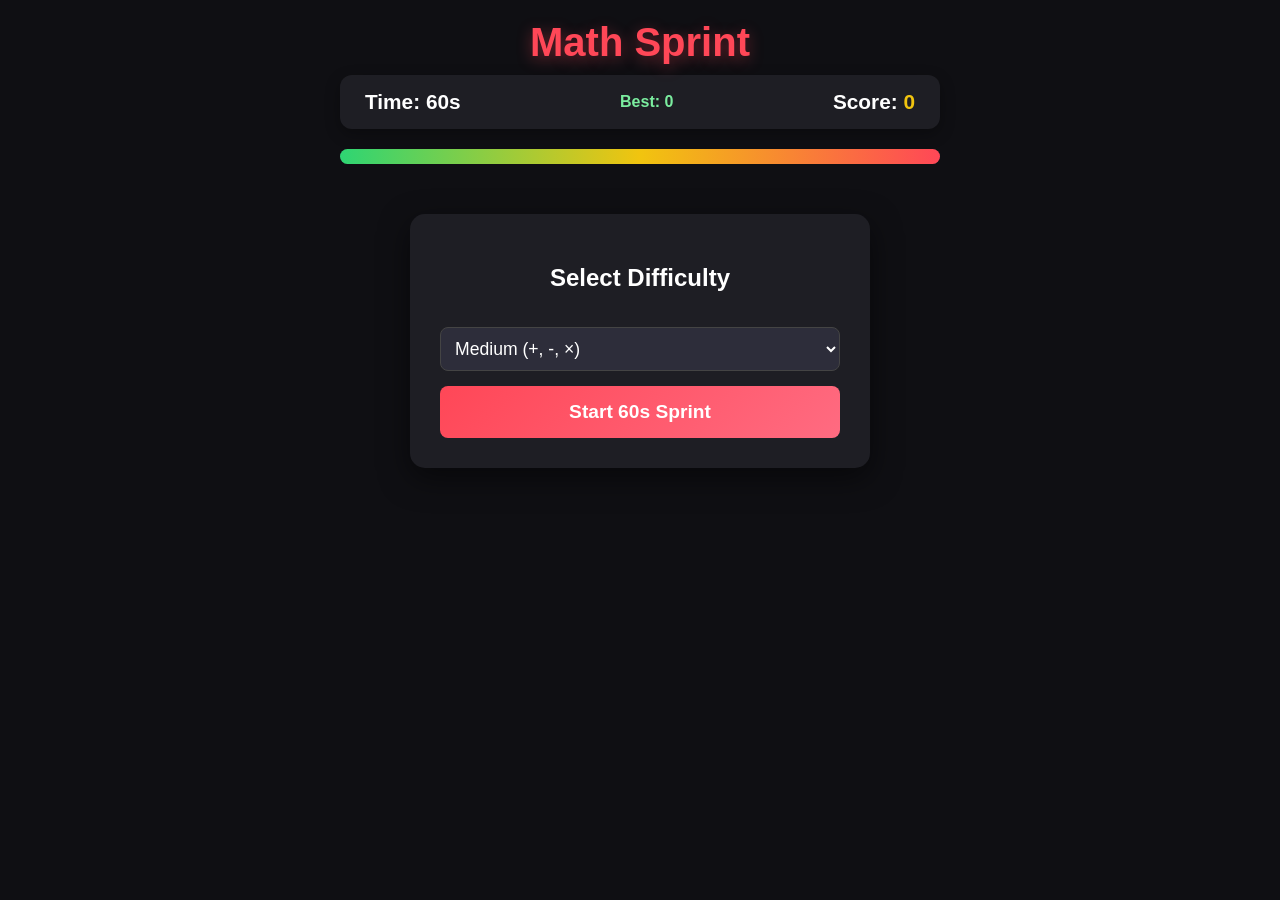
<file: math.html>
<!DOCTYPE html>
<html lang="en">
<head>
    <meta charset="UTF-8">
    <meta name="viewport" content="width=device-width, initial-scale=1.0">
    <title>Quick Math Sprint</title>
    <style>
        :root {
            --bg-color: #0f0f13;
            --text-color: #ffffff;
            --primary: #ff4757;
            --secondary: #ff6b81;
            --panel-bg: #1e1e24;
            --correct: #2ed573;
            --wrong: #ff4757;
        }

        body {
            font-family: 'Segoe UI', Tahoma, Geneva, Verdana, sans-serif;
            background-color: var(--bg-color);
            color: var(--text-color);
            display: flex;
            flex-direction: column;
            align-items: center;
            height: 100vh;
            margin: 0;
            padding: 20px;
            box-sizing: border-box;
            overflow: hidden;
            transition: background-color 0.15s ease;
        }

        /* Flash Effects */
        body.flash-correct { background-color: rgba(46, 213, 115, 0.2); }
        body.flash-wrong { background-color: rgba(255, 71, 87, 0.2); }

        .header { text-align: center; margin-bottom: 20px; width: 100%; max-width: 600px; }
        h1 { margin: 0 0 10px 0; color: var(--primary); font-size: 2.5rem; text-shadow: 0 4px 15px rgba(255, 71, 87, 0.4); }

        /* Stats Bar */
        .stats-bar {
            display: flex;
            justify-content: space-between;
            background: var(--panel-bg);
            padding: 15px 25px;
            border-radius: 12px;
            font-size: 1.3rem;
            font-weight: bold;
            box-shadow: 0 5px 15px rgba(0,0,0,0.3);
            margin-bottom: 20px;
        }
        .score-text { color: #f1c40f; }
        .high-score-text { color: #7bed9f; font-size: 1rem; align-self: center;}

        /* Progress Timer Bar */
        .timer-container { width: 100%; max-width: 600px; height: 15px; background: #2d2d3a; border-radius: 10px; overflow: hidden; margin-bottom: 30px; box-shadow: inset 0 2px 5px rgba(0,0,0,0.5); }
        #timerBar { height: 100%; width: 100%; background: linear-gradient(90deg, #2ed573, #f1c40f, #ff4757); transition: width 0.1s linear; transform-origin: left; }

        /* Setup Panel */
        #setupPanel {
            background: var(--panel-bg); padding: 30px; border-radius: 15px; text-align: center;
            width: 100%; max-width: 400px; box-shadow: 0 10px 30px rgba(0,0,0,0.5);
        }
        select { padding: 10px; width: 100%; background: #2d2d3a; color: white; border: 1px solid #444; border-radius: 8px; font-size: 1.1rem; margin: 15px 0; outline: none; cursor: pointer; }
        
        button.start-btn {
            width: 100%; padding: 15px; font-size: 1.2rem; font-weight: bold; color: white;
            background: linear-gradient(135deg, var(--primary), var(--secondary)); border: none;
            border-radius: 8px; cursor: pointer; transition: 0.2s;
        }
        button.start-btn:hover { transform: translateY(-3px); box-shadow: 0 8px 20px rgba(255, 71, 87, 0.4); }

        /* Game Area */
        #gameArea { display: none; flex-direction: column; align-items: center; width: 100%; max-width: 600px; }
        
        .equation-box {
            font-size: 4.5rem; font-weight: bold; margin-bottom: 40px; text-align: center;
            letter-spacing: 5px; text-shadow: 0 5px 15px rgba(0,0,0,0.5);
        }

        .options-grid { display: grid; grid-template-columns: 1fr 1fr; gap: 20px; width: 100%; }
        
        .option-btn {
            background: var(--panel-bg); color: white; border: 2px solid #333;
            font-size: 2rem; font-weight: bold; padding: 25px 10px; border-radius: 15px;
            cursor: pointer; transition: 0.1s; box-shadow: 0 5px 15px rgba(0,0,0,0.3);
        }
        .option-btn:hover { background: #2d2d3a; border-color: var(--primary); transform: scale(1.02); }
        .option-btn:active { transform: scale(0.95); }

        /* Overlays */
        #gameOverOverlay {
            position: fixed; top: 0; left: 0; width: 100%; height: 100%;
            background: rgba(15, 15, 19, 0.95); display: none; flex-direction: column;
            justify-content: center; align-items: center; z-index: 100; text-align: center;
        }
        .go-title { font-size: 3.5rem; color: var(--primary); margin-bottom: 10px; }
        .go-score { font-size: 2.5rem; color: #f1c40f; margin-bottom: 30px; }
        
        #confetti-container { position: fixed; top: 0; left: 0; width: 100%; height: 100%; pointer-events: none; z-index: 101; }
        .confetti { position: absolute; width: 10px; height: 20px; top: -20px; opacity: 0.8; animation: fall linear forwards; }
        @keyframes fall { 0% { transform: translateY(-20px) rotate(0deg); } 100% { transform: translateY(110vh) rotate(720deg); } }
    </style>
</head>
<body>

    <div id="confetti-container"></div>

    <div class="header">
        <h1>Math Sprint</h1>
        <div class="stats-bar">
            <div>Time: <span id="timeText">60</span>s</div>
            <div class="high-score-text">Best: <span id="highScoreText">0</span></div>
            <div>Score: <span id="scoreText" class="score-text">0</span></div>
        </div>
        <div class="timer-container"><div id="timerBar"></div></div>
    </div>

    <div id="setupPanel">
        <h2>Select Difficulty</h2>
        <select id="diffSel">
            <option value="easy">Easy (+, -)</option>
            <option value="medium" selected>Medium (+, -, ×)</option>
            <option value="hard">Hard (+, -, ×, ÷)</option>
            <option value="pro">Pro (Bigger Numbers)</option>
            <option value="master">Master (Mixed Operations)</option>
        </select>
        <button class="start-btn" id="startBtn">Start 60s Sprint</button>
    </div>

    <div id="gameArea">
        <div class="equation-box" id="equationDisplay">3 + 5 = ?</div>
        <div class="options-grid" id="optionsGrid">
            <button class="option-btn">0</button>
            <button class="option-btn">0</button>
            <button class="option-btn">0</button>
            <button class="option-btn">0</button>
        </div>
    </div>

    <div id="gameOverOverlay">
        <div class="go-title">Time's Up!</div>
        <div class="go-score">Final Score: <span id="finalScore">0</span></div>
        <button class="start-btn" style="max-width: 300px;" id="restartBtn">Play Again</button>
    </div>

    <script>
        const setupPanel = document.getElementById('setupPanel');
        const gameArea = document.getElementById('gameArea');
        const gameOverOverlay = document.getElementById('gameOverOverlay');
        const equationDisplay = document.getElementById('equationDisplay');
        const optionsGrid = document.getElementById('optionsGrid');
        const scoreText = document.getElementById('scoreText');
        const timeText = document.getElementById('timeText');
        const timerBar = document.getElementById('timerBar');
        const highScoreText = document.getElementById('highScoreText');
        const confettiContainer = document.getElementById('confetti-container');

        let score = 0;
        let timeRemaining = 60;
        let maxTime = 60;
        let gameInterval;
        let currentAnswer = 0;
        let currentDifficulty = 'medium';
        let sessionHighScore = 0;

        document.getElementById('startBtn').addEventListener('click', startGame);
        document.getElementById('restartBtn').addEventListener('click', () => {
            gameOverOverlay.style.display = 'none';
            setupPanel.style.display = 'block';
            confettiContainer.innerHTML = '';
        });

        function startGame() {
            currentDifficulty = document.getElementById('diffSel').value;
            score = 0;
            timeRemaining = maxTime;
            scoreText.innerText = score;
            
            setupPanel.style.display = 'none';
            gameArea.style.display = 'flex';
            
            generateQuestion();
            
            clearInterval(gameInterval);
            gameInterval = setInterval(updateTimer, 100); // Update every 100ms for smooth bar
        }

        function updateTimer() {
            timeRemaining -= 0.1;
            timeText.innerText = Math.ceil(timeRemaining);
            
            // Calculate width percentage
            let widthPct = (timeRemaining / maxTime) * 100;
            timerBar.style.width = `${widthPct}%`;

            // Color coding based on time
            if (widthPct > 50) timerBar.style.background = '#2ed573';
            else if (widthPct > 20) timerBar.style.background = '#f1c40f';
            else timerBar.style.background = '#ff4757';

            if (timeRemaining <= 0) endGame();
        }

        // --- MATH GENERATION ENGINE ---
        function generateQuestion() {
            let num1, num2, num3, op, op2, equation;

            switch(currentDifficulty) {
                case 'easy': // + and - (1 to 20), no negatives
                    op = ['+', '-'][Math.floor(Math.random() * 2)];
                    num1 = rand(1, 20); num2 = rand(1, 20);
                    if(op === '-' && num1 < num2) [num1, num2] = [num2, num1];
                    currentAnswer = op === '+' ? num1 + num2 : num1 - num2;
                    equation = `${num1} ${op} ${num2}`;
                    break;
                
                case 'medium': // +, -, * (up to 12)
                    op = ['+', '-', '*'][Math.floor(Math.random() * 3)];
                    if (op === '*') { num1 = rand(2, 12); num2 = rand(2, 12); } 
                    else { num1 = rand(10, 50); num2 = rand(10, 50); }
                    if(op === '-' && num1 < num2) [num1, num2] = [num2, num1];
                    currentAnswer = op === '+' ? num1 + num2 : (op === '-' ? num1 - num2 : num1 * num2);
                    equation = `${num1} ${op === '*' ? '×' : op} ${num2}`;
                    break;

                case 'hard': // +, -, *, / (clean division)
                    op = ['+', '-', '*', '/'][Math.floor(Math.random() * 4)];
                    if (op === '/') {
                        num2 = rand(2, 15);
                        currentAnswer = rand(2, 15);
                        num1 = num2 * currentAnswer; // Ensures clean division
                    } else if (op === '*') { num1 = rand(5, 15); num2 = rand(5, 15); currentAnswer = num1 * num2; } 
                    else { num1 = rand(20, 100); num2 = rand(20, 100); currentAnswer = op === '+' ? num1 + num2 : num1 - num2; }
                    equation = `${num1} ${op === '*' ? '×' : (op === '/' ? '÷' : op)} ${num2}`;
                    break;

                case 'pro': // Bigger numbers, includes negatives in subtraction
                    op = ['+', '-', '*', '/'][Math.floor(Math.random() * 4)];
                    if (op === '/') {
                        num2 = rand(10, 30); currentAnswer = rand(5, 30); num1 = num2 * currentAnswer;
                    } else if (op === '*') { num1 = rand(10, 25); num2 = rand(10, 25); currentAnswer = num1 * num2; } 
                    else { num1 = rand(100, 500); num2 = rand(100, 500); currentAnswer = op === '+' ? num1 + num2 : num1 - num2; }
                    equation = `${num1} ${op === '*' ? '×' : (op === '/' ? '÷' : op)} ${num2}`;
                    break;

                case 'master': // 3 terms: a + b * c
                    op = ['+', '-'][Math.floor(Math.random() * 2)];
                    op2 = '*';
                    num1 = rand(10, 50); num2 = rand(2, 12); num3 = rand(2, 12);
                    let multPart = num2 * num3;
                    currentAnswer = op === '+' ? num1 + multPart : num1 - multPart;
                    equation = `${num1} ${op} ${num2} × ${num3}`;
                    break;
            }

            equationDisplay.innerText = equation;
            generateOptions(currentAnswer);
        }

        function rand(min, max) { return Math.floor(Math.random() * (max - min + 1)) + min; }

        function generateOptions(correct) {
            let options = [correct];
            // Generate 3 unique wrong answers that are close to the correct one
            while(options.length < 4) {
                // Fluctuate by -10 to +10, or small percentage
                let offset = rand(-15, 15);
                if (offset === 0) offset = 5;
                let wrongObj = correct + offset;
                
                // For multiplication/division, sometimes off by 10 or 1 is a common mistake
                if (Math.random() > 0.5 && correct > 20) wrongObj = correct + (rand(1, 2) * 10); 

                if (!options.includes(wrongObj)) options.push(wrongObj);
            }

            // Shuffle options
            options.sort(() => Math.random() - 0.5);

            optionsGrid.innerHTML = '';
            options.forEach(opt => {
                const btn = document.createElement('button');
                btn.className = 'option-btn';
                btn.innerText = opt;
                btn.onclick = () => checkAnswer(opt);
                optionsGrid.appendChild(btn);
            });
        }

        function checkAnswer(selected) {
            if (selected === currentAnswer) {
                // Correct
                score += 10;
                flashScreen('correct');
                generateQuestion(); // Instantly load next
            } else {
                // Wrong - Penalty
                timeRemaining -= 2; // Lose 2 seconds!
                flashScreen('wrong');
            }
            scoreText.innerText = score;
        }

        function flashScreen(type) {
            document.body.classList.add(`flash-${type}`);
            setTimeout(() => {
                document.body.classList.remove(`flash-${type}`);
            }, 150);
        }

        function endGame() {
            clearInterval(gameInterval);
            timerBar.style.width = '0%';
            timeText.innerText = "0";
            
            gameArea.style.display = 'none';
            gameOverOverlay.style.display = 'flex';
            document.getElementById('finalScore').innerText = score;

            if (score > sessionHighScore) {
                sessionHighScore = score;
                highScoreText.innerText = sessionHighScore;
                triggerCelebration(); // Confetti only on high score!
            }
        }

        function triggerCelebration() {
            const colors = ['#ff4757', '#2ed573', '#f1c40f', '#1e90ff']; 
            for (let i = 0; i < 150; i++) {
                const confetti = document.createElement('div');
                confetti.classList.add('confetti');
                confetti.style.left = Math.random() * 100 + 'vw';
                confetti.style.backgroundColor = colors[Math.floor(Math.random() * colors.length)];
                confetti.style.animationDuration = (Math.random() * 2 + 2) + 's';
                confetti.style.animationDelay = Math.random() * 1 + 's';
                confettiContainer.appendChild(confetti);
            }
        }
    </script>
</body>
</html>
</file>
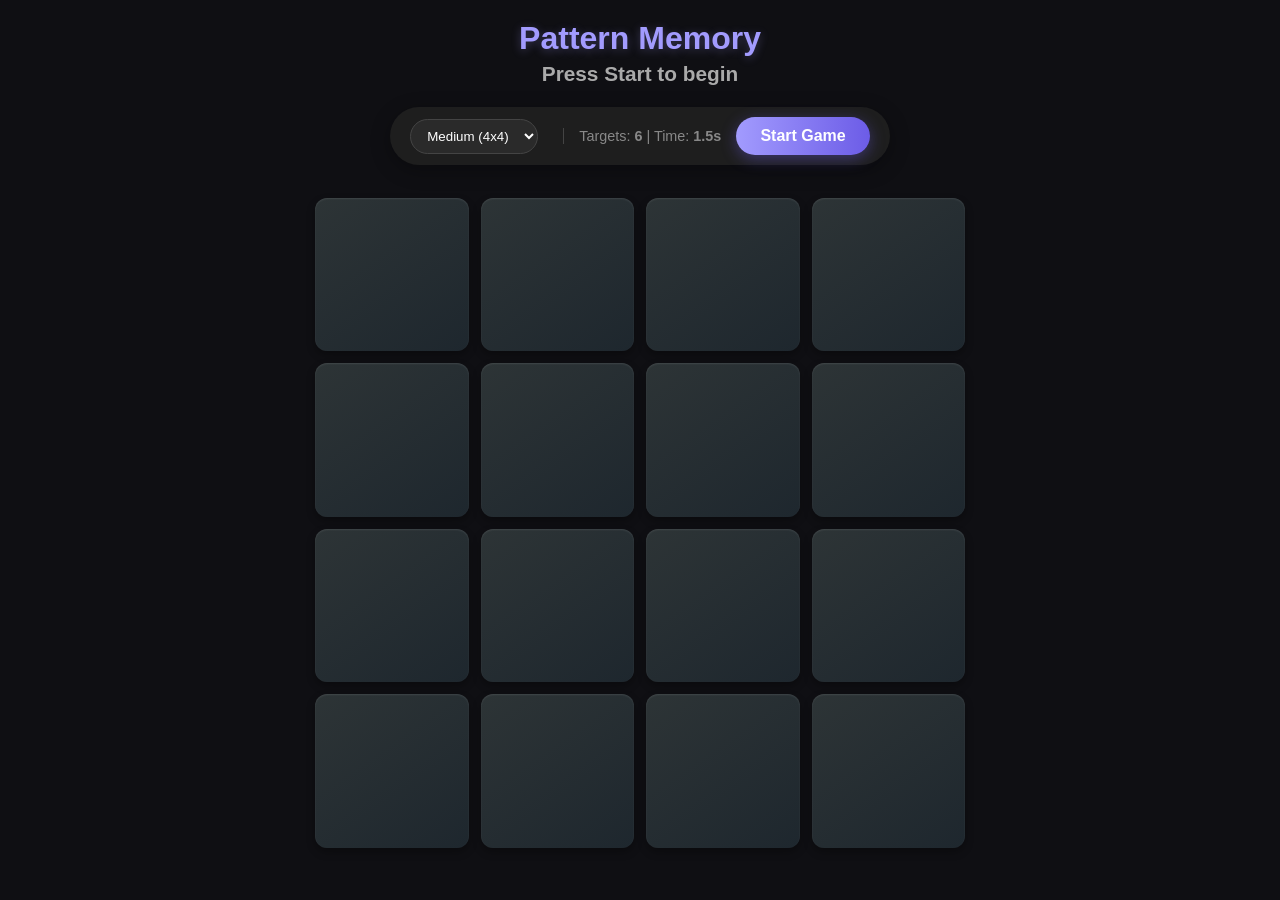
<file: memory.html>
<!DOCTYPE html>
<html lang="en">
<head>
    <meta charset="UTF-8">
    <meta name="viewport" content="width=device-width, initial-scale=1.0">
    <title>Visual Memory Challenge</title>
    <style>
        :root {
            --bg-color: #0f0f13;
            --text-color: #ffffff;
            --tile-idle: linear-gradient(145deg, #2d3436, #1e272e);
            --tile-highlight: linear-gradient(145deg, #00cec9, #0984e3);
            --tile-correct: linear-gradient(145deg, #00b894, #26de81);
            --tile-wrong: linear-gradient(145deg, #d63031, #ff7675);
            --tile-missed: linear-gradient(145deg, #fdcb6e, #e17055);
        }

        body {
            font-family: 'Segoe UI', Tahoma, Geneva, Verdana, sans-serif;
            background-color: var(--bg-color);
            color: var(--text-color);
            display: flex;
            flex-direction: column;
            height: 100vh; /* Full viewport height */
            margin: 0;
            padding: 20px;
            box-sizing: border-box;
            overflow: hidden; /* Hide scrollbars during confetti */
        }

        /* --- Header & Settings Bar --- */
        .top-bar {
            display: flex;
            flex-direction: column;
            align-items: center;
            margin-bottom: 20px;
            flex-shrink: 0; /* Prevents header from shrinking */
        }

        h1 { margin: 0 0 5px 0; color: #a29bfe; font-size: 2rem; text-shadow: 0 2px 10px rgba(162, 155, 254, 0.3); }
        
        #statusText {
            font-size: 1.3rem;
            color: #aaaaaa;
            height: 30px;
            margin-bottom: 15px;
            font-weight: bold;
            transition: color 0.3s;
        }

        .controls-container {
            display: flex;
            gap: 15px;
            align-items: center;
            background: #1e1e1e;
            padding: 10px 20px;
            border-radius: 50px;
            box-shadow: 0 5px 20px rgba(0,0,0,0.3);
        }

        .setting-group { display: flex; align-items: center; gap: 10px; }
        .setting-group label { font-size: 0.9rem; color: #aaa; }
        .info-text { font-size: 0.9rem; color: #888; margin-left: 10px; border-left: 1px solid #444; padding-left: 15px;}

        select {
            padding: 8px 12px;
            background: #2a2a2a;
            color: white;
            border: 1px solid #444;
            border-radius: 20px;
            cursor: pointer;
            outline: none;
        }

        button {
            padding: 10px 24px;
            font-size: 1rem;
            background: linear-gradient(to right, #a29bfe, #6c5ce7);
            color: #fff;
            font-weight: bold;
            border: none;
            border-radius: 25px;
            cursor: pointer;
            transition: transform 0.2s, box-shadow 0.2s;
            box-shadow: 0 4px 15px rgba(108, 92, 231, 0.4);
        }

        button:hover { transform: translateY(-2px); box-shadow: 0 6px 20px rgba(108, 92, 231, 0.6); }
        button:active { transform: scale(0.95); }
        button:disabled { background: #555; cursor: not-allowed; color: #888; box-shadow: none; transform: none;}

        /* --- Main Grid Area --- */
        .board-container {
            flex-grow: 1;
            display: flex;
            justify-content: center;
            align-items: center;
            width: 100%;
            margin: 0 auto;
            padding-bottom: 20px;
        }

        .grid {
            display: grid;
            gap: 12px; /* Slightly tighter gap so it scales well */
            
            /* THE FIX: This forces the grid to never grow taller than your screen */
            width: min(100%, calc(100vh - 220px));
            max-width: 650px; 
            aspect-ratio: 1 / 1; 
        }

        .tile {
            background: var(--tile-idle);
            border-radius: 12px;
            cursor: pointer;
            width: 100%;
            height: 100%; /* Ensures tiles stretch to fill their grid cell */
            box-shadow: 0 4px 8px rgba(0,0,0,0.3), inset 0 1px 2px rgba(255,255,255,0.1);
            transition: all 0.3s cubic-bezier(0.175, 0.885, 0.32, 1.275);
        }

        /* Tile Interactive States */
        .tile:hover { transform: scale(1.05); box-shadow: 0 8px 16px rgba(0,0,0,0.4); z-index: 2; }
        
        .tile.highlight { background: var(--tile-highlight); transform: scale(1.03); box-shadow: 0 0 20px rgba(0, 206, 201, 0.6); }
        .tile.correct { background: var(--tile-correct); pointer-events: none; transform: scale(1.02); box-shadow: 0 0 15px rgba(0, 184, 148, 0.5); }
        .tile.wrong { background: var(--tile-wrong); animation: shake 0.5s; }
        .tile.missed { background: var(--tile-missed); opacity: 0.6; pointer-events: none; }

        @keyframes shake {
            0%, 100% { transform: translateX(0); }
            20%, 60% { transform: translateX(-8px); }
            40%, 80% { transform: translateX(8px); }
        }

        /* --- Celebration Confetti --- */
        #confetti-container {
            position: fixed; top: 0; left: 0; width: 100%; height: 100%; pointer-events: none; z-index: 10;
        }
        .confetti { position: absolute; width: 10px; height: 20px; top: -20px; opacity: 0.8; animation: fall linear forwards; }
        @keyframes fall {
            0% { transform: translateY(-20px) rotate(0deg); }
            100% { transform: translateY(110vh) rotate(720deg); }
        }
    </style>
</head>
<body>
    <div id="confetti-container"></div>

    <div class="top-bar">
        <h1>Pattern Memory</h1>
        <div id="statusText">Press Start to begin</div>
        
        <div class="controls-container">
            <div class="setting-group">
                <select id="levelSel">
                    <option value="easy">Easy (3x3)</option>
                    <option value="medium" selected>Medium (4x4)</option>
                    <option value="hard">Hard (5x5)</option>
                    <option value="master">Master (6x6)</option>
                </select>
            </div>
            <div class="info-text">
                Targets: <strong id="targetCountText">6</strong> | Time: <strong id="timeText">1.5s</strong>
            </div>
            <button id="startBtn">Start Game</button>
        </div>
    </div>

    <div class="board-container">
        <div id="grid" class="grid"></div>
    </div>

    <script>
        const config = {
            easy:   { size: 3, targets: 4, time: 2000 },
            medium: { size: 4, targets: 6, time: 1500 },
            hard:   { size: 5, targets: 9, time: 1200 },
            master: { size: 6, targets: 15, time: 3000 }
        };

        const gridElement = document.getElementById('grid');
        const startBtn = document.getElementById('startBtn');
        const levelSel = document.getElementById('levelSel');
        const statusText = document.getElementById('statusText');
        const confettiContainer = document.getElementById('confetti-container');

        let activeTiles = [];
        let clickedTiles = [];
        let gameState = 'waiting';
        let currentLevel = config.medium;

        levelSel.addEventListener('change', (e) => {
            currentLevel = config[e.target.value];
            document.getElementById('targetCountText').textContent = currentLevel.targets;
            document.getElementById('timeText').textContent = currentLevel.time / 1000 + 's';
            if(gameState === 'waiting' || gameState === 'gameover') buildGrid();
        });

        startBtn.addEventListener('click', startGame);

        function buildGrid() {
            gridElement.innerHTML = ''; 
            gridElement.style.gridTemplateColumns = `repeat(${currentLevel.size}, 1fr)`;
            gridElement.style.gridTemplateRows = `repeat(${currentLevel.size}, 1fr)`;

            const totalTiles = currentLevel.size * currentLevel.size;
            for (let i = 0; i < totalTiles; i++) {
                const tile = document.createElement('div');
                tile.classList.add('tile');
                tile.addEventListener('click', () => handleTileClick(i, tile));
                gridElement.appendChild(tile);
            }
        }

        function startGame() {
            gameState = 'memorizing';
            activeTiles = [];
            clickedTiles = [];
            startBtn.disabled = true;
            levelSel.disabled = true;
            statusText.style.color = "#a29bfe";
            statusText.textContent = "Memorize the pattern!";
            confettiContainer.innerHTML = ''; // Clear previous celebration

            buildGrid();

            const totalTiles = currentLevel.size * currentLevel.size;
            const tiles = gridElement.children;

            while (activeTiles.length < currentLevel.targets) {
                const randomIdx = Math.floor(Math.random() * totalTiles);
                if (!activeTiles.includes(randomIdx)) {
                    activeTiles.push(randomIdx);
                    tiles[randomIdx].classList.add('highlight');
                }
            }

            setTimeout(() => {
                Array.from(tiles).forEach(tile => tile.classList.remove('highlight'));
                gameState = 'playing';
                statusText.color = "#ffffff";
                statusText.textContent = `Find the ${currentLevel.targets} tiles!`;
            }, currentLevel.time);
        }

        function handleTileClick(index, tileElement) {
            if (gameState !== 'playing') return; 
            if (clickedTiles.includes(index)) return; 

            clickedTiles.push(index);

            if (activeTiles.includes(index)) {
                tileElement.classList.add('correct');
                const correctClicks = clickedTiles.filter(i => activeTiles.includes(i));
                if (correctClicks.length === activeTiles.length) {
                    endGame(true);
                }
            } else {
                tileElement.classList.add('wrong');
                endGame(false);
            }
        }

        function endGame(win) {
            gameState = 'gameover';
            startBtn.disabled = false;
            levelSel.disabled = false;
            startBtn.textContent = "Play Again";
            const tiles = gridElement.children;

            if (win) {
                statusText.textContent = "Awesome! Pattern matched!";
                statusText.style.color = "#26de81";
                triggerCelebration();
            } else {
                statusText.textContent = "Oops! Wrong tile.";
                statusText.style.color = "#ff7675";
                activeTiles.forEach(idx => {
                    if (!clickedTiles.includes(idx)) tiles[idx].classList.add('missed');
                });
            }
        }

        function triggerCelebration() {
            const colors = ['#a29bfe', '#00cec9', '#00b894', '#fdcb6e']; 
            for (let i = 0; i < 150; i++) {
                const confetti = document.createElement('div');
                confetti.classList.add('confetti');
                confetti.style.left = Math.random() * 100 + 'vw';
                confetti.style.backgroundColor = colors[Math.floor(Math.random() * colors.length)];
                confetti.style.animationDuration = (Math.random() * 3 + 2) + 's';
                confetti.style.animationDelay = Math.random() * 2 + 's';
                confettiContainer.appendChild(confetti);
            }
        }

        buildGrid();
    </script>
</body>
</html>
</file>
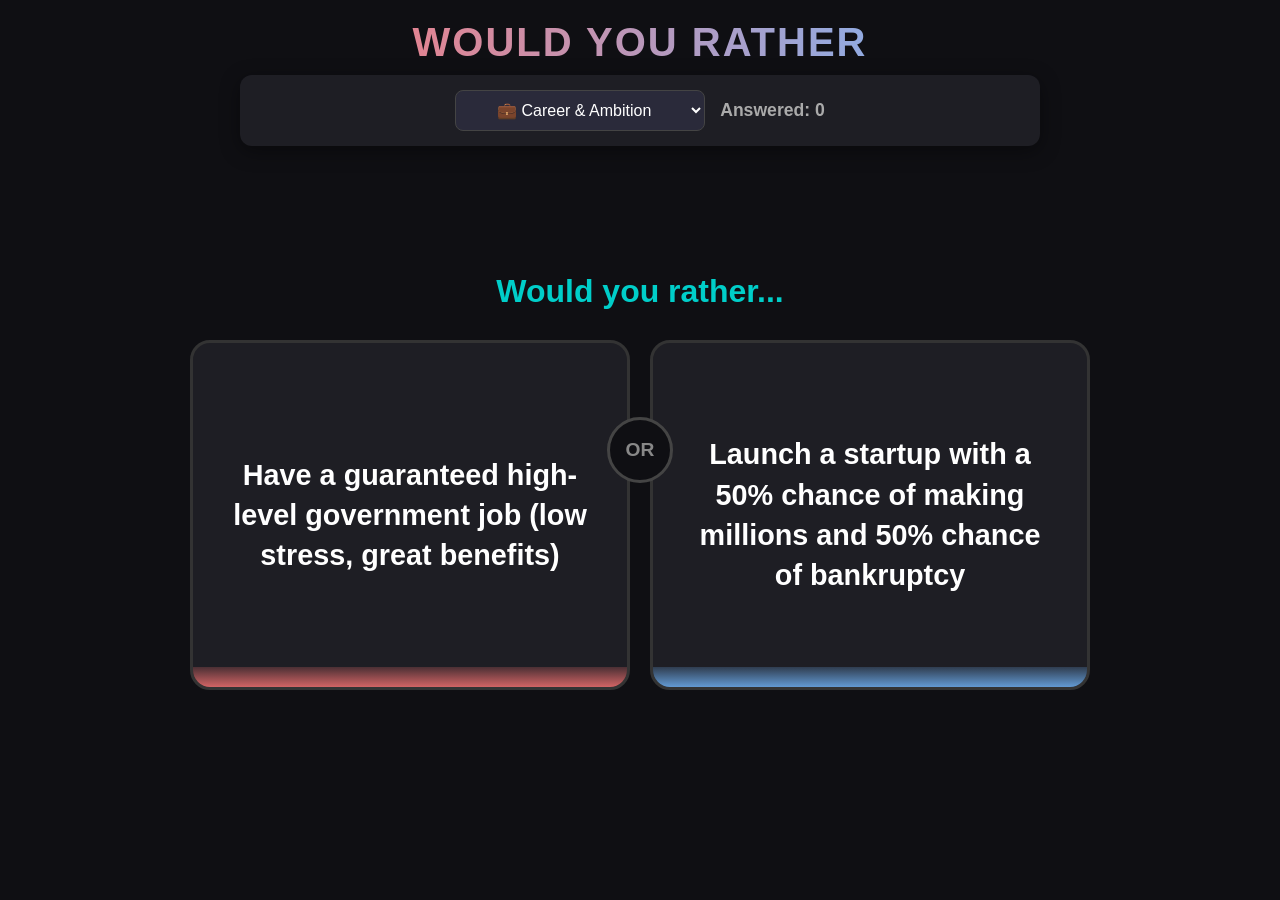
<file: rather.html>
<!DOCTYPE html>
<html lang="en">
<head>
    <meta charset="UTF-8">
    <meta name="viewport" content="width=device-width, initial-scale=1.0">
    <title>Would You Rather?</title>
    <style>
        :root {
            --bg-color: #0f0f13;
            --panel-bg: #1e1e24;
            --text-color: #ffffff;
            --accent: #00cec9;
            --opt-a-color: #ff7675;
            --opt-b-color: #74b9ff;
        }

        body {
            font-family: 'Segoe UI', Tahoma, Geneva, Verdana, sans-serif;
            background-color: var(--bg-color);
            color: var(--text-color);
            display: flex;
            flex-direction: column;
            align-items: center;
            min-height: 100vh;
            margin: 0;
            padding: 20px;
            box-sizing: border-box;
        }

        /* --- Header & Controls --- */
        .header { text-align: center; margin-bottom: 30px; width: 100%; max-width: 800px; }
        h1 { margin: 0 0 10px 0; font-size: 2.5rem; text-transform: uppercase; letter-spacing: 2px; background: linear-gradient(to right, var(--opt-a-color), var(--opt-b-color)); -webkit-background-clip: text; -webkit-text-fill-color: transparent; }
        
        .controls {
            display: flex; justify-content: center; gap: 15px;
            background: var(--panel-bg); padding: 15px 25px; border-radius: 12px;
            box-shadow: 0 5px 20px rgba(0,0,0,0.4);
        }

        select {
            background: #2a2a3a; color: white; border: 1px solid #444;
            padding: 10px 15px; border-radius: 8px; font-size: 1rem;
            outline: none; cursor: pointer; width: 250px; text-align: center;
        }

        .stats-counter { font-size: 1.1rem; color: #aaa; align-self: center; font-weight: bold; }

        /* --- Game Arena --- */
        .arena {
            display: flex; flex-direction: column; align-items: center;
            width: 100%; max-width: 900px; flex-grow: 1; justify-content: center; gap: 20px;
        }

        .wyr-title { font-size: 2rem; font-weight: bold; color: var(--accent); margin-bottom: 10px; text-align: center;}

        .cards-container {
            display: flex; gap: 20px; width: 100%; height: 350px;
        }

        /* --- The Choice Cards --- */
        .choice-card {
            flex: 1; background: var(--panel-bg); border-radius: 20px;
            border: 3px solid #333; cursor: pointer; position: relative;
            display: flex; flex-direction: column; justify-content: center; align-items: center;
            padding: 30px; text-align: center; font-size: 1.8rem; font-weight: bold;
            transition: transform 0.2s, box-shadow 0.2s, border-color 0.2s;
            overflow: hidden;
        }

        .choice-card:hover { transform: translateY(-5px); box-shadow: 0 10px 25px rgba(0,0,0,0.5); }
        
        #cardA:hover { border-color: var(--opt-a-color); }
        #cardB:hover { border-color: var(--opt-b-color); }

        .card-text { z-index: 2; line-height: 1.4; transition: opacity 0.3s; }
        
        .or-divider {
            display: flex; justify-content: center; align-items: center;
            width: 60px; height: 60px; background: var(--bg-color); border: 3px solid #444;
            border-radius: 50%; font-size: 1.2rem; font-weight: bold; color: #888;
            position: absolute; left: 50%; top: 50%; transform: translate(-50%, -50%); z-index: 5;
        }

        /* --- Results State (Percentage Fill) --- */
        .result-fill {
            position: absolute; bottom: 0; left: 0; width: 100%; height: 0%;
            z-index: 1; transition: height 1s cubic-bezier(0.175, 0.885, 0.32, 1.275);
            display: flex; justify-content: center; align-items: flex-start; padding-top: 20px;
        }
        
        #fillA { background: linear-gradient(to top, rgba(255, 118, 117, 0.8), rgba(255, 118, 117, 0.2)); }
        #fillB { background: linear-gradient(to top, rgba(116, 185, 255, 0.8), rgba(116, 185, 255, 0.2)); }

        .percent-text {
            font-size: 4rem; font-weight: bold; opacity: 0; transform: translateY(20px);
            transition: all 0.5s ease 0.5s; text-shadow: 0 5px 15px rgba(0,0,0,0.8);
        }

        .choice-card.revealed { cursor: default; transform: none; box-shadow: none; border-color: #444; }
        .choice-card.revealed .percent-text { opacity: 1; transform: translateY(0); }
        .choice-card.revealed.selected { border-color: var(--text-color); box-shadow: 0 0 20px rgba(255,255,255,0.2); }
        .choice-card.revealed:not(.selected) .card-text { opacity: 0.4; }

        /* --- Next Button --- */
        .next-btn {
            background: linear-gradient(135deg, var(--accent), #0984e3);
            color: #fff; border: none; padding: 15px 40px; font-size: 1.2rem; font-weight: bold;
            border-radius: 30px; cursor: pointer; transition: 0.3s;
            opacity: 0; pointer-events: none; transform: translateY(20px); margin-top: 20px;
        }
        .next-btn.visible { opacity: 1; pointer-events: auto; transform: translateY(0); }
        .next-btn:hover { box-shadow: 0 5px 20px rgba(0, 206, 201, 0.5); transform: translateY(-3px); }

        /* Mobile Adjustments */
        @media (max-width: 768px) {
            .cards-container { flex-direction: column; height: auto; gap: 15px;}
            .choice-card { padding: 40px 20px; min-height: 200px; font-size: 1.4rem; }
            .or-divider { position: static; transform: none; margin: -25px auto; z-index: 5; background: #333;}
        }
    </style>
</head>
<body>

    <div class="header">
        <h1>Would You Rather</h1>
        <div class="controls">
            <select id="genreSel">
                <option value="career">💼 Career & Ambition</option>
                <option value="scifi">🛸 Sci-Fi & Fantasy</option>
                <option value="chaos">🌪️ Chaos & Absurdity</option>
                <option value="deep">🧠 Deep & Philosophical</option>
            </select>
            <div class="stats-counter">Answered: <span id="answerCount">0</span></div>
        </div>
    </div>

    <div class="arena">
        <div class="wyr-title">Would you rather...</div>
        
        <div class="cards-container">
            <div class="choice-card" id="cardA" onclick="makeChoice('A')">
                <div class="card-text" id="textA">Loading...</div>
                <div class="result-fill" id="fillA"><div class="percent-text" id="percentA">0%</div></div>
            </div>

            <div class="or-divider">OR</div>

            <div class="choice-card" id="cardB" onclick="makeChoice('B')">
                <div class="card-text" id="textB">Loading...</div>
                <div class="result-fill" id="fillB"><div class="percent-text" id="percentB">0%</div></div>
            </div>
        </div>

        <button class="next-btn" id="nextBtn" onclick="loadQuestion()">Next Question ➔</button>
    </div>

    <script>
        // The Question Database
        // 'a' = Option A text, 'b' = Option B text, 'pa' = Fake % of people who chose A (B is auto-calculated)
        const db = {
            career: [
                { a: "Work a high-stress job making $500k/year", b: "Work a zero-stress job making $60k/year", pa: 42 },
                { a: "Be the absolute best in the world at a useless skill", b: "Be perfectly average at every single useful skill", pa: 28 },
                { a: "Have a guaranteed high-level government job (low stress, great benefits)", b: "Launch a startup with a 50% chance of making millions and 50% chance of bankruptcy", pa: 65 },
                { a: "Work 4 days a week for 10 hours a day", b: "Work 5 days a week for 8 hours a day", pa: 85 }
            ],
            scifi: [
                { a: "Time travel 100 years into the past", b: "Time travel 100 years into the future", pa: 35 },
                { a: "Find out that aliens are real and friendly", b: "Find out that magic is real and you can learn it", pa: 71 },
                { a: "Have a button that pauses time", b: "Have a button that rewinds time by 5 minutes", pa: 55 },
                { a: "Be able to teleport anywhere, but only naked", b: "Be able to fly, but only at 5 mph", pa: 48 }
            ],
            chaos: [
                { a: "Have fingers as long as your legs", b: "Have legs as short as your fingers", pa: 15 },
                { a: "Every time you sneeze, you randomly teleport 10 feet", b: "Every time you cough, a random person in the world gets $5", pa: 82 },
                { a: "Fight one horse-sized duck", b: "Fight 100 duck-sized horses", pa: 68 },
                { a: "Have tastebuds on your hands", b: "Have teeth in your ears", pa: 22 }
            ],
            deep: [
                { a: "Know exactly WHEN you are going to die", b: "Know exactly HOW you are going to die", pa: 60 },
                { a: "Be remembered as a hero but die young", b: "Live a long, happy life but be completely forgotten", pa: 78 },
                { a: "Have the ability to read everyone's mind all the time (cannot turn it off)", b: "Never be able to lie again", pa: 30 },
                { a: "Experience the beginning of the universe", b: "Experience the end of the universe", pa: 52 }
            ]
        };

        let currentGenre = 'career';
        let availableQuestions = [];
        let currentQuestion = null;
        let isRevealed = false;
        let answeredTotal = 0;

        const genreSel = document.getElementById('genreSel');
        const cardA = document.getElementById('cardA');
        const cardB = document.getElementById('cardB');
        const textA = document.getElementById('textA');
        const textB = document.getElementById('textB');
        const fillA = document.getElementById('fillA');
        const fillB = document.getElementById('fillB');
        const percentA = document.getElementById('percentA');
        const percentB = document.getElementById('percentB');
        const nextBtn = document.getElementById('nextBtn');
        const answerCount = document.getElementById('answerCount');

        genreSel.addEventListener('change', (e) => {
            currentGenre = e.target.value;
            shuffleQuestions();
            loadQuestion();
        });

        function shuffleQuestions() {
            // Copy the array to avoid modifying the original database
            availableQuestions = [...db[currentGenre]];
            // Shuffle them
            for (let i = availableQuestions.length - 1; i > 0; i--) {
                const j = Math.floor(Math.random() * (i + 1));
                [availableQuestions[i], availableQuestions[j]] = [availableQuestions[j], availableQuestions[i]];
            }
        }

        function loadQuestion() {
            if (availableQuestions.length === 0) {
                // If out of questions, reshuffle
                shuffleQuestions();
            }

            currentQuestion = availableQuestions.pop();
            isRevealed = false;

            // Reset UI
            cardA.className = 'choice-card';
            cardB.className = 'choice-card';
            fillA.style.height = '0%';
            fillB.style.height = '0%';
            nextBtn.classList.remove('visible');

            // Populate Text
            textA.innerText = currentQuestion.a;
            textB.innerText = currentQuestion.b;
        }

        function makeChoice(choice) {
            if (isRevealed) return; // Prevent double clicking
            isRevealed = true;
            answeredTotal++;
            answerCount.innerText = answeredTotal;

            // Mark the selected card
            if (choice === 'A') cardA.classList.add('selected');
            else cardB.classList.add('selected');

            cardA.classList.add('revealed');
            cardB.classList.add('revealed');

            // Set Percentages
            let pA = currentQuestion.pa;
            let pB = 100 - pA;

            percentA.innerText = `${pA}%`;
            percentB.innerText = `${pB}%`;

            // Animate the fills
            // A slight delay makes it feel more dramatic
            setTimeout(() => {
                fillA.style.height = `${pA}%`;
                fillB.style.height = `${pB}%`;
            }, 100);

            // Show Next Button
            setTimeout(() => {
                nextBtn.classList.add('visible');
            }, 800);
        }

        // Initialize First Game
        shuffleQuestions();
        loadQuestion();
    </script>
</body>
</html>
</file>
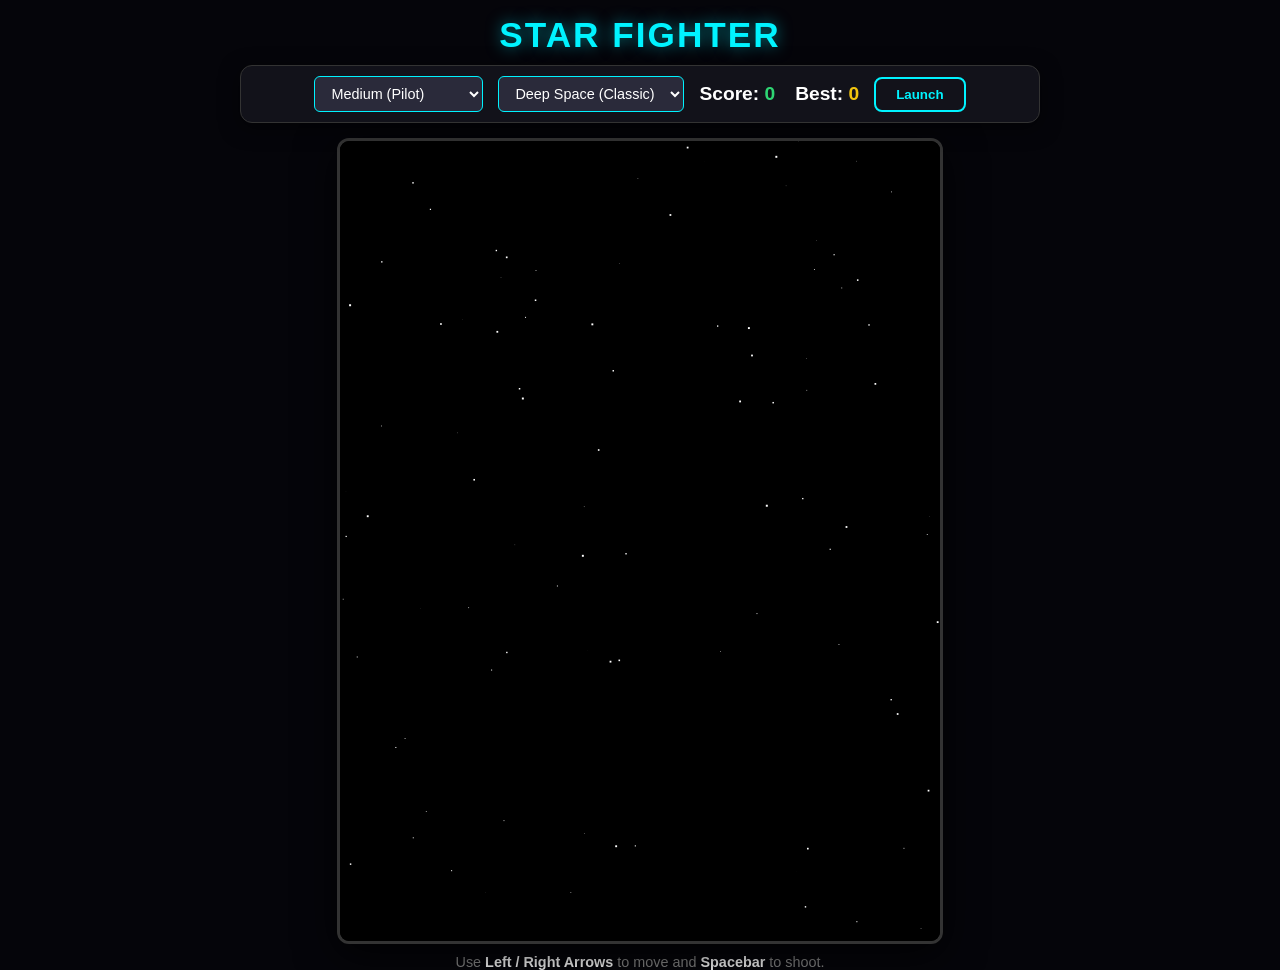
<file: shooter.html>
<!DOCTYPE html>
<html lang="en">
<head>
    <meta charset="UTF-8">
    <meta name="viewport" content="width=device-width, initial-scale=1.0">
    <title>Retro Space Shooter</title>
    <style>
        :root {
            --bg-color: #05050a;
            --panel-bg: #12121a;
            --text-color: #ffffff;
            --accent: #00f3ff;
        }

        body {
            font-family: 'Segoe UI', Tahoma, Geneva, Verdana, sans-serif;
            background-color: var(--bg-color);
            color: var(--text-color);
            display: flex; flex-direction: column; align-items: center;
            height: 100vh; margin: 0; padding: 15px; box-sizing: border-box; overflow: hidden;
        }

        /* --- Header & UI --- */
        .header { text-align: center; margin-bottom: 15px; width: 100%; max-width: 800px; z-index: 10;}
        h1 { margin: 0 0 10px 0; color: var(--accent); font-size: 2.2rem; text-shadow: 0 0 15px rgba(0, 243, 255, 0.5); text-transform: uppercase; letter-spacing: 2px;}

        .top-bar {
            display: flex; justify-content: center; align-items: center; flex-wrap: wrap; gap: 15px;
            background: var(--panel-bg); padding: 10px 20px; border-radius: 12px;
            border: 1px solid #333; box-shadow: 0 5px 20px rgba(0,0,0,0.5);
        }

        select {
            background: #2a2a3a; color: white; border: 1px solid var(--accent);
            padding: 8px 12px; border-radius: 6px; outline: none; cursor: pointer; font-size: 0.9rem;
        }

        .stats { display: flex; gap: 20px; font-size: 1.2rem; font-weight: bold; }
        .score-text { color: #2ed573; }
        .high-score-text { color: #f1c40f; }

        button.action-btn {
            background: transparent; color: var(--accent); border: 2px solid var(--accent);
            padding: 8px 20px; font-weight: bold; border-radius: 8px; cursor: pointer; transition: 0.2s;
        }
        button.action-btn:hover { background: var(--accent); color: #000; box-shadow: 0 0 15px var(--accent); }

        /* --- Canvas Area --- */
        .canvas-container {
            position: relative; flex-grow: 1; display: flex; justify-content: center; align-items: center; width: 100%;
        }

        canvas {
            background-color: #000; border: 3px solid #333; border-radius: 12px;
            box-shadow: 0 10px 40px rgba(0,0,0,0.8); width: 100%; max-width: 600px;
            height: 100%; max-height: 800px; display: block;
        }

        .controls-hint { margin-top: 10px; color: #888; font-size: 0.9rem; text-align: center;}
        .controls-hint span { color: var(--text-color); font-weight: bold; }

        /* --- Overlays --- */
        #gameOverOverlay {
            position: absolute; top: 0; left: 0; width: 100%; height: 100%;
            background: rgba(5, 5, 10, 0.85); display: none; flex-direction: column;
            justify-content: center; align-items: center; z-index: 20; border-radius: 12px;
        }
        .go-title { font-size: 3rem; color: #ff4757; margin-bottom: 10px; text-shadow: 0 0 20px rgba(255, 71, 87, 0.6); text-transform: uppercase;}
        .go-score { font-size: 1.5rem; margin-bottom: 25px; color: #ccc;}
    </style>
</head>
<body>

    <div class="header">
        <h1>Star Fighter</h1>
        <div class="top-bar">
            <select id="diffSel">
                <option value="easy">Easy (Cadet)</option>
                <option value="medium" selected>Medium (Pilot)</option>
                <option value="hard">Hard (Ace)</option>
                <option value="master">Master (Bullet Hell)</option>
            </select>
            <select id="themeSel">
                <option value="deepSpace">Deep Space (Classic)</option>
                <option value="neonNebula">Neon Nebula (Purple)</option>
                <option value="cyberVoid">Cyber Void (Green)</option>
            </select>
            <div class="stats">
                <div>Score: <span id="scoreDisplay" class="score-text">0</span></div>
                <div>Best: <span id="highScoreDisplay" class="high-score-text">0</span></div>
            </div>
            <button class="action-btn" id="startBtn">Launch</button>
        </div>
    </div>

    <div class="canvas-container">
        <canvas id="gameCanvas" width="600" height="800"></canvas>
        <div id="gameOverOverlay">
            <div class="go-title">Ship Destroyed</div>
            <div class="go-score">Final Score: <span id="finalScore">0</span></div>
            <button class="action-btn" id="restartBtn" style="font-size: 1.2rem; padding: 12px 30px;">Play Again</button>
        </div>
    </div>
    
    <div class="controls-hint">Use <span>Left / Right Arrows</span> to move and <span>Spacebar</span> to shoot.</div>

    <script>
        const canvas = document.getElementById('gameCanvas');
        const ctx = canvas.getContext('2d');
        const startBtn = document.getElementById('startBtn');
        const restartBtn = document.getElementById('restartBtn');
        const overlay = document.getElementById('gameOverOverlay');
        const scoreDisplay = document.getElementById('scoreDisplay');
        const highScoreDisplay = document.getElementById('highScoreDisplay');

        // Load High Score from Persistent Local Storage
        let sessionHighScore = localStorage.getItem('starFighterHighScore') || 0;
        highScoreDisplay.innerText = sessionHighScore;

        // --- GAME CONFIGURATIONS ---
        const difficulties = {
            easy:   { enemySpeed: 2, spawnRate: 1500, fireRate: 15 },
            medium: { enemySpeed: 3.5, spawnRate: 1000, fireRate: 12 },
            hard:   { enemySpeed: 5, spawnRate: 600, fireRate: 10 },
            master: { enemySpeed: 7, spawnRate: 300, fireRate: 8 }
        };

        const themes = {
            deepSpace:  { bg: '#000000', stars: '#ffffff', ship: '#00f3ff', enemy: '#ff4757' },
            neonNebula: { bg: '#1a0b2e', stars: '#f368e0', ship: '#feca57', enemy: '#1dd1a1' },
            cyberVoid:  { bg: '#001100', stars: '#2ed573', ship: '#ffffff', enemy: '#ff9f43' }
        };

        // --- GAME STATE ---
        let currentDiff = difficulties.medium;
        let currentTheme = themes.deepSpace;
        let isPlaying = false;
        let score = 0;
        let animationId;
        let lastSpawnTime = 0;
        let frameCount = 0;

        let player;
        let bullets = [];
        let enemies = [];
        let particles = [];
        let stars = [];

        // Input Tracking
        const keys = { ArrowLeft: false, ArrowRight: false, ' ': false };

        document.addEventListener('keydown', (e) => {
            if(keys.hasOwnProperty(e.key)) { keys[e.key] = true; e.preventDefault(); }
        });
        document.addEventListener('keyup', (e) => {
            if(keys.hasOwnProperty(e.key)) keys[e.key] = false;
        });

        // --- CLASSES ---
        class Player {
            constructor() {
                this.width = 40; this.height = 40;
                this.x = canvas.width / 2 - this.width / 2;
                this.y = canvas.height - 80;
                this.speed = 6;
                this.color = currentTheme.ship;
                this.cooldown = 0;
            }
            update() {
                if (keys.ArrowLeft && this.x > 0) this.x -= this.speed;
                if (keys.ArrowRight && this.x + this.width < canvas.width) this.x += this.speed;
                
                // Handling Shooting
                if (keys[' '] && this.cooldown <= 0) {
                    bullets.push(new Bullet(this.x + this.width/2 - 2, this.y));
                    this.cooldown = currentDiff.fireRate; // Use difficulty to limit fire rate
                }
                if (this.cooldown > 0) this.cooldown--;
            }
            draw() {
                ctx.fillStyle = this.color;
                // Draw a simple triangle ship
                ctx.beginPath();
                ctx.moveTo(this.x + this.width/2, this.y);
                ctx.lineTo(this.x + this.width, this.y + this.height);
                ctx.lineTo(this.x, this.y + this.height);
                ctx.fill();
                
                // Engine glow
                ctx.shadowBlur = 10; ctx.shadowColor = this.color;
                ctx.fillRect(this.x + 10, this.y + this.height, 20, 10);
                ctx.shadowBlur = 0;
            }
        }

        class Bullet {
            constructor(x, y) {
                this.x = x; this.y = y;
                this.width = 4; this.height = 15;
                this.speed = 10;
                this.color = '#f1c40f';
                this.markedForDeletion = false;
            }
            update() {
                this.y -= this.speed;
                if (this.y < 0) this.markedForDeletion = true;
            }
            draw() {
                ctx.fillStyle = this.color;
                ctx.shadowBlur = 10; ctx.shadowColor = this.color;
                ctx.fillRect(this.x, this.y, this.width, this.height);
                ctx.shadowBlur = 0;
            }
        }

        class Enemy {
            constructor() {
                this.width = 35; this.height = 35;
                this.x = Math.random() * (canvas.width - this.width);
                this.y = -50;
                // Add slight randomization to speed
                this.speed = currentDiff.enemySpeed + (Math.random() * 2 - 1); 
                this.color = currentTheme.enemy;
                this.markedForDeletion = false;
            }
            update() {
                this.y += this.speed;
                if (this.y > canvas.height) this.markedForDeletion = true;
            }
            draw() {
                ctx.fillStyle = this.color;
                ctx.shadowBlur = 15; ctx.shadowColor = this.color;
                ctx.fillRect(this.x, this.y, this.width, this.height);
                ctx.shadowBlur = 0;
            }
        }

        class Particle {
            constructor(x, y, color) {
                this.x = x; this.y = y;
                this.size = Math.random() * 4 + 2;
                this.speedX = Math.random() * 6 - 3;
                this.speedY = Math.random() * 6 - 3;
                this.color = color;
                this.life = 1.0; // Fades out over time
                this.markedForDeletion = false;
            }
            update() {
                this.x += this.speedX;
                this.y += this.speedY;
                this.life -= 0.05;
                if (this.life <= 0) this.markedForDeletion = true;
            }
            draw() {
                ctx.globalAlpha = Math.max(0, this.life);
                ctx.fillStyle = this.color;
                ctx.fillRect(this.x, this.y, this.size, this.size);
                ctx.globalAlpha = 1.0; // Reset alpha
            }
        }

        // --- BACKGROUND GENERATION ---
        function initStars() {
            stars = [];
            for(let i=0; i<100; i++) {
                stars.push({
                    x: Math.random() * canvas.width,
                    y: Math.random() * canvas.height,
                    size: Math.random() * 2,
                    speed: Math.random() * 3 + 0.5
                });
            }
        }

        function drawBackground() {
            ctx.fillStyle = currentTheme.bg;
            ctx.fillRect(0, 0, canvas.width, canvas.height);
            
            ctx.fillStyle = currentTheme.stars;
            stars.forEach(star => {
                star.y += star.speed;
                if (star.y > canvas.height) { star.y = 0; star.x = Math.random() * canvas.width; }
                ctx.fillRect(star.x, star.y, star.size, star.size);
            });
        }

        // --- CORE LOGIC ---
        function checkCollision(rect1, rect2) {
            // Axis-Aligned Bounding Box (AABB) Collision Math
            return (
                rect1.x < rect2.x + rect2.width &&
                rect1.x + rect1.width > rect2.x &&
                rect1.y < rect2.y + rect2.height &&
                rect1.y + rect1.height > rect2.y
            );
        }

        function createExplosion(x, y, color) {
            for(let i=0; i<15; i++) {
                particles.push(new Particle(x + 15, y + 15, color));
            }
        }

        function spawnEnemies(timestamp) {
            if (timestamp - lastSpawnTime > currentDiff.spawnRate) {
                enemies.push(new Enemy());
                lastSpawnTime = timestamp;
            }
        }

        function initGame() {
            currentDiff = difficulties[document.getElementById('diffSel').value];
            currentTheme = themes[document.getElementById('themeSel').value];
            
            player = new Player();
            bullets = []; enemies = []; particles = [];
            score = 0; scoreDisplay.innerText = score;
            frameCount = 0;
            
            initStars();
            overlay.style.display = 'none';
            isPlaying = true;
            
            startBtn.innerText = "Restart";
            cancelAnimationFrame(animationId);
            gameLoop(0);
        }

        function gameOver() {
            isPlaying = false;
            cancelAnimationFrame(animationId);
            
            // Handle High Score persistence
            if (score > sessionHighScore) {
                sessionHighScore = score;
                localStorage.setItem('starFighterHighScore', sessionHighScore);
                highScoreDisplay.innerText = sessionHighScore;
            }

            document.getElementById('finalScore').innerText = score;
            overlay.style.display = 'flex';
        }

        function gameLoop(timestamp) {
            if (!isPlaying) return;
            drawBackground();

            player.update();
            player.draw();

            // Update & Draw Bullets
            bullets.forEach(bullet => {
                bullet.update();
                bullet.draw();
            });

            // Update & Draw Particles
            particles.forEach(particle => {
                particle.update();
                particle.draw();
            });

            spawnEnemies(timestamp);

            // Update & Draw Enemies, Check Collisions
            enemies.forEach(enemy => {
                enemy.update();
                enemy.draw();

                // 1. Check if Enemy hits Player
                if (checkCollision(player, enemy)) {
                    createExplosion(player.x, player.y, player.color);
                    gameOver();
                }

                // 2. Check if Bullet hits Enemy
                bullets.forEach(bullet => {
                    if (!bullet.markedForDeletion && checkCollision(bullet, enemy)) {
                        bullet.markedForDeletion = true;
                        enemy.markedForDeletion = true;
                        createExplosion(enemy.x, enemy.y, enemy.color);
                        score += 10;
                        scoreDisplay.innerText = score;
                    }
                });
            });

            // Cleanup arrays (remove items marked for deletion)
            bullets = bullets.filter(b => !b.markedForDeletion);
            enemies = enemies.filter(e => !e.markedForDeletion);
            particles = particles.filter(p => !p.markedForDeletion);

            animationId = requestAnimationFrame(gameLoop);
        }

        // --- EVENT LISTENERS ---
        startBtn.addEventListener('click', initGame);
        restartBtn.addEventListener('click', initGame);

        // Render idle background on load
        currentTheme = themes.deepSpace;
        initStars();
        drawBackground();
    </script>
</body>
</html>
</file>
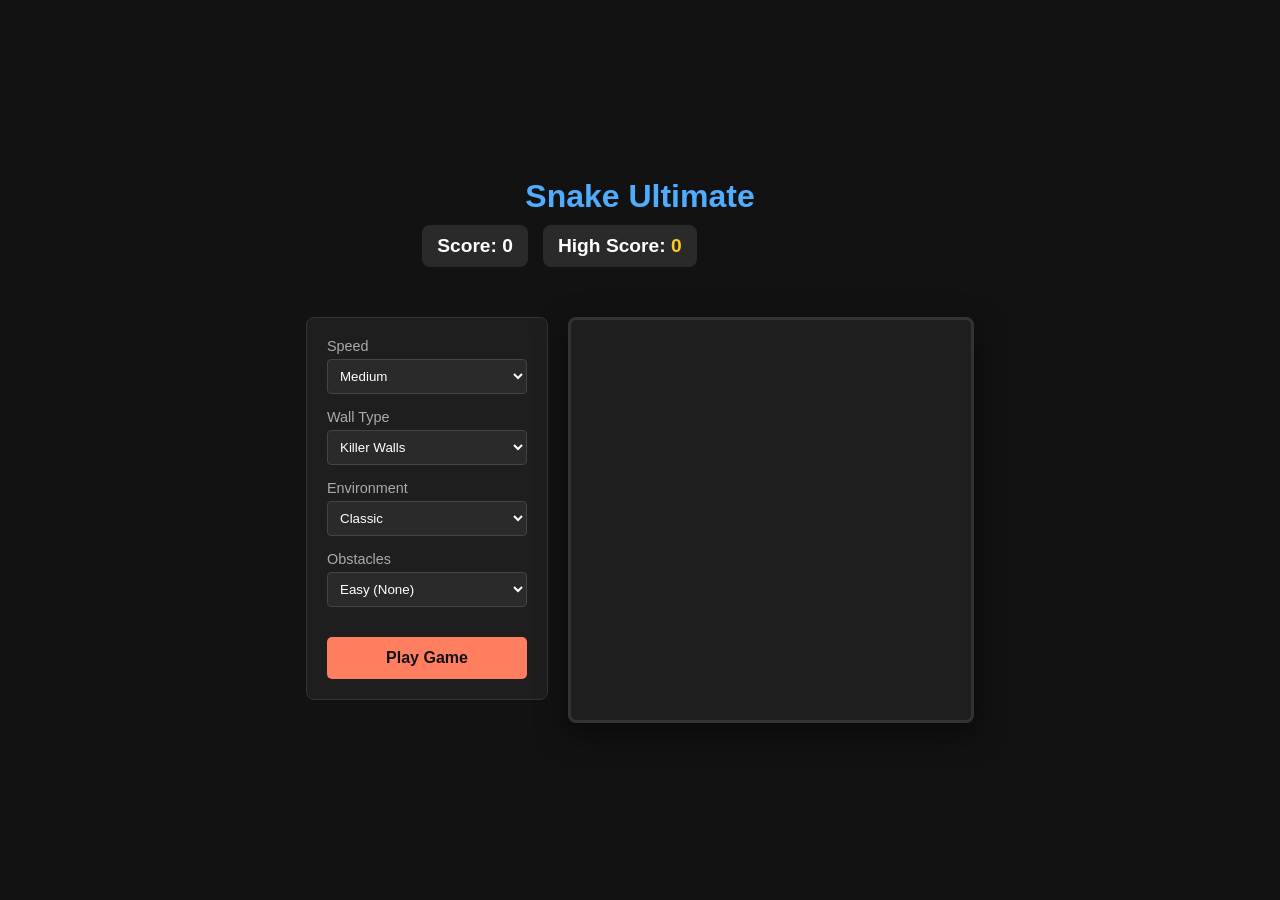
<file: snake.html>
<!DOCTYPE html>
<html lang="en">
<head>
    <meta charset="UTF-8">
    <meta name="viewport" content="width=device-width, initial-scale=1.0">
    <title>Snake: Ultimate Edition</title>
    <style>
        body {
            font-family: 'Segoe UI', Tahoma, Geneva, Verdana, sans-serif;
            background-color: #121212;
            color: #ffffff;
            display: flex;
            flex-direction: column;
            align-items: center;
            justify-content: center;
            min-height: 100vh;
            margin: 0;
        }

        .header { text-align: center; margin-bottom: 15px; }
        h1 { margin: 0 0 10px 0; color: #4facfe; }
        
        .scoreboard {
            display: flex;
            gap: 15px;
            font-size: 1.2rem;
            font-weight: bold;
            justify-content: center;
        }

        .score-box { background: #2a2a2a; padding: 10px 15px; border-radius: 8px; }
        #highScore { color: #f9ca24; }
        #bigFoodScore { color: #ff7e5f; }

        /* Settings Panel Layout */
        .game-layout {
            display: flex;
            gap: 20px;
            align-items: flex-start;
        }

        .settings-panel {
            background: #1e1e1e;
            padding: 20px;
            border-radius: 8px;
            border: 1px solid #333;
            display: flex;
            flex-direction: column;
            gap: 15px;
            width: 200px;
        }

        .setting-group { display: flex; flex-direction: column; gap: 5px; }
        .setting-group label { font-size: 0.9rem; color: #aaa; }
        
        select {
            padding: 8px;
            background: #2a2a2a;
            color: white;
            border: 1px solid #444;
            border-radius: 4px;
            font-family: inherit;
        }

        canvas {
            background-color: #1e1e1e;
            border: 3px solid #333;
            border-radius: 8px;
            box-shadow: 0 10px 30px rgba(0,0,0,0.5);
        }

        .controls { margin-top: 15px; text-align: center; }

        button {
            padding: 12px 24px;
            font-size: 1rem;
            background-color: #ff7e5f;
            color: #121212;
            font-weight: bold;
            border: none;
            border-radius: 5px;
            cursor: pointer;
            width: 100%;
            transition: transform 0.1s, background-color 0.2s;
        }

        button:hover { background-color: #feb47b; }
        button:active { transform: scale(0.95); }
        
        #gameOverText {
            color: #ff4757;
            font-size: 1.5rem;
            font-weight: bold;
            text-align: center;
            height: 30px;
            margin-bottom: 5px;
        }
    </style>
</head>
<body>

    <div class="header">
        <h1>Snake Ultimate</h1>
        <div class="scoreboard">
            <div class="score-box">Score: <span id="score">0</span></div>
            <div class="score-box">High Score: <span id="highScore">0</span></div>
            <div class="score-box" id="bigFoodScoreDisplay" style="visibility: hidden;">
                Big Food: <span id="bigFoodScore">50</span>
            </div>
        </div>
    </div>

    <div id="gameOverText"></div>

    <div class="game-layout">
        <div class="settings-panel">
            <div class="setting-group">
                <label>Speed</label>
                <select id="speedSel">
                    <option value="150">Easy</option>
                    <option value="100" selected>Medium</option>
                    <option value="70">Hard</option>
                    <option value="50">Pro</option>
                    <option value="35">Master</option>
                </select>
            </div>
            <div class="setting-group">
                <label>Wall Type</label>
                <select id="wallSel">
                    <option value="killer">Killer Walls</option>
                    <option value="transparent">Transparent (Wrap)</option>
                </select>
            </div>
            <div class="setting-group">
                <label>Environment</label>
                <select id="themeSel">
                    <option value="classic">Classic</option>
                    <option value="retro">Retro</option>
                    <option value="space">Space</option>
                    <option value="brick">Brick</option>
                    <option value="jungle">Jungle</option>
                </select>
            </div>
            <div class="setting-group">
                <label>Obstacles</label>
                <select id="obsSel">
                    <option value="0">Easy (None)</option>
                    <option value="5">Medium</option>
                    <option value="15">Hard</option>
                    <option value="25">Pro</option>
                    <option value="40">Master</option>
                </select>
            </div>
            <div class="controls">
                <button id="restartBtn">Play Game</button>
            </div>
        </div>

        <canvas id="gameCanvas" width="400" height="400"></canvas>
    </div>

    <script>
        const canvas = document.getElementById("gameCanvas");
        const ctx = canvas.getContext("2d");
        const scoreElement = document.getElementById("score");
        const highScoreElement = document.getElementById("highScore");
        const gameOverText = document.getElementById("gameOverText");
        
        // Theme Definitions
        const themes = {
            classic: { bg: "#1e1e1e", head: "#4facfe", body: "#00f2fe", food: "#ff4757", obs: "#7f8fa6", grid: "#333" },
            retro:   { bg: "#9bbc0f", head: "#0f380f", body: "#306230", food: "#0f380f", obs: "#0f380f", grid: "#000" },
            space:   { bg: "#0b0c10", head: "#e056fd", body: "#be2edd", food: "#f9ca24", obs: "#45a29e", grid: "#1f2833" },
            brick:   { bg: "#bdc3c7", head: "#2c3e50", body: "#34495e", food: "#e74c3c", obs: "#c0392b", grid: "#7f8c8d" },
            jungle:  { bg: "#27ae60", head: "#f1c40f", body: "#f39c12", food: "#e67e22", obs: "#8e44ad", grid: "#2ecc71" }
        };

        const gridSize = 20;
        const tileCount = canvas.width / gridSize;
        
        let snake = [];
        let obstacles = [];
        let dx = 0, dy = 0;
        let score = 0;
        let sessionHighScore = 0; // Tracks highest score for the session
        let isRunning = false;
        let gameLoopTimeout;
        
        // Settings State
        let currentTheme = themes.classic;
        let currentSpeed = 100;
        let wallType = 'killer';
        let obstacleCount = 0;

        // Food Variables
        let foodX, foodY;
        let bigFoodX, bigFoodY;
        let bigFoodActive = false;
        let bigFoodSpawnTime = 0;
        let bigFoodTimer, bigFoodSpawner;

        document.addEventListener("keydown", changeDirection);
        document.getElementById("restartBtn").addEventListener("click", resetGame);

        function resetGame() {
            // Read settings from UI
            currentSpeed = parseInt(document.getElementById("speedSel").value);
            wallType = document.getElementById("wallSel").value;
            currentTheme = themes[document.getElementById("themeSel").value];
            obstacleCount = parseInt(document.getElementById("obsSel").value);
            
            // Apply canvas border based on theme
            canvas.style.borderColor = currentTheme.grid;

            snake = [
                {x: 10, y: 10}, {x: 9, y: 10}, {x: 8, y: 10}
            ];
            dx = 1; dy = 0;
            score = 0;
            scoreElement.textContent = score;
            gameOverText.textContent = "";
            isRunning = true;
            
            bigFoodActive = false;
            document.getElementById("bigFoodScoreDisplay").style.visibility = "hidden";
            clearInterval(bigFoodSpawner);
            clearTimeout(bigFoodTimer);

            generateObstacles();
            spawnFood();
            startBigFoodCycle();
            
            clearTimeout(gameLoopTimeout);
            drawGame();
            
            // Blur the button so hitting spacebar doesn't click it again
            document.getElementById("restartBtn").blur(); 
        }

        function drawGame() {
            if (!isRunning) return;
            moveSnake();

            if (checkGameOver()) {
                isRunning = false;
                gameOverText.textContent = "GAME OVER!";
                if (score > sessionHighScore) {
                    sessionHighScore = score;
                    highScoreElement.textContent = sessionHighScore;
                }
                clearInterval(bigFoodSpawner);
                clearTimeout(bigFoodTimer);
                return;
            }

            clearScreen();
            drawObstacles();
            drawFood();
            
            if (bigFoodActive) updateAndDrawBigFood();
            
            drawSnake();
            gameLoopTimeout = setTimeout(drawGame, currentSpeed);
        }

        function clearScreen() {
            ctx.fillStyle = currentTheme.bg;
            ctx.fillRect(0, 0, canvas.width, canvas.height);
        }

        function generateObstacles() {
            obstacles = [];
            let attempts = 0;
            while(obstacles.length < obstacleCount && attempts < 100) {
                let ox = Math.floor(Math.random() * tileCount);
                let oy = Math.floor(Math.random() * tileCount);
                
                // Keep center clear for snake spawn (x: 8 to 12, y: 10)
                let nearCenter = (ox >= 6 && ox <= 14 && oy >= 8 && oy <= 12);
                let duplicate = obstacles.some(ob => ob.x === ox && ob.y === oy);
                
                if(!nearCenter && !duplicate) {
                    obstacles.push({x: ox, y: oy});
                }
                attempts++;
            }
        }

        function drawObstacles() {
            ctx.fillStyle = currentTheme.obs;
            obstacles.forEach(ob => {
                // Add a small inner border effect for obstacles
                ctx.fillRect(ob.x * gridSize + 1, ob.y * gridSize + 1, gridSize - 2, gridSize - 2);
            });
        }

        function drawSnake() {
            snake.forEach((part, index) => {
                ctx.fillStyle = index === 0 ? currentTheme.head : currentTheme.body;
                ctx.strokeStyle = currentTheme.bg;
                ctx.fillRect(part.x * gridSize, part.y * gridSize, gridSize, gridSize);
                ctx.strokeRect(part.x * gridSize, part.y * gridSize, gridSize, gridSize);
            });
        }

        function moveSnake() {
            let headX = snake[0].x + dx;
            let headY = snake[0].y + dy;

            // Apply Wall Logic
            if (wallType === 'transparent') {
                if (headX < 0) headX = tileCount - 1;
                else if (headX >= tileCount) headX = 0;
                
                if (headY < 0) headY = tileCount - 1;
                else if (headY >= tileCount) headY = 0;
            }

            const head = { x: headX, y: headY };
            snake.unshift(head);

            if (head.x === foodX && head.y === foodY) {
                score += 10;
                scoreElement.textContent = score;
                spawnFood();
            } 
            else if (bigFoodActive && head.x === bigFoodX && head.y === bigFoodY) {
                score += calculateBigFoodScore();
                scoreElement.textContent = score;
                bigFoodActive = false;
                document.getElementById("bigFoodScoreDisplay").style.visibility = "hidden";
                clearTimeout(bigFoodTimer);
            } 
            else {
                snake.pop(); 
            }
        }

        // Helper to ensure things don't spawn on top of each other
        function isPositionSafe(x, y) {
            let onSnake = snake.some(part => part.x === x && part.y === y);
            let onObstacle = obstacles.some(ob => ob.x === x && ob.y === y);
            return !onSnake && !onObstacle;
        }

        function spawnFood() {
            let valid = false;
            while (!valid) {
                foodX = Math.floor(Math.random() * tileCount);
                foodY = Math.floor(Math.random() * tileCount);
                valid = isPositionSafe(foodX, foodY);
            }
        }

        function drawFood() {
            ctx.fillStyle = currentTheme.food;
            ctx.beginPath();
            ctx.arc(foodX * gridSize + gridSize/2, foodY * gridSize + gridSize/2, gridSize/2.5, 0, 2 * Math.PI);
            ctx.fill();
        }

        function startBigFoodCycle() {
            bigFoodSpawner = setInterval(() => {
                if (isRunning && !bigFoodActive) spawnBigFood();
            }, 7000);
        }

        function spawnBigFood() {
            let valid = false;
            while (!valid) {
                bigFoodX = Math.floor(Math.random() * tileCount);
                bigFoodY = Math.floor(Math.random() * tileCount);
                valid = isPositionSafe(bigFoodX, bigFoodY) && (bigFoodX !== foodX || bigFoodY !== foodY);
            }

            bigFoodActive = true;
            bigFoodSpawnTime = Date.now();
            document.getElementById("bigFoodScoreDisplay").style.visibility = "visible";

            bigFoodTimer = setTimeout(() => {
                bigFoodActive = false;
                document.getElementById("bigFoodScoreDisplay").style.visibility = "hidden";
            }, 5000);
        }

        function calculateBigFoodScore() {
            const timeRatio = (Date.now() - bigFoodSpawnTime) / 5000; 
            return Math.max(10, Math.floor(50 - (40 * timeRatio)));
        }

        function updateAndDrawBigFood() {
            let currentVal = calculateBigFoodScore();
            document.getElementById("bigFoodScore").textContent = currentVal;

            ctx.fillStyle = "#ff7e5f"; 
            let pad = (50 - currentVal) / 10; 
            ctx.fillRect((bigFoodX * gridSize) + pad, (bigFoodY * gridSize) + pad, gridSize - (pad*2), gridSize - (pad*2));
        }

        function checkGameOver() {
            let head = snake[0];

            // Killer Wall Collision
            if (wallType === 'killer') {
                if (head.x < 0 || head.x >= tileCount || head.y < 0 || head.y >= tileCount) return true;
            }

            // Obstacle Collision
            if (obstacles.some(ob => ob.x === head.x && ob.y === head.y)) return true;

            // Self Collision
            for (let i = 1; i < snake.length; i++) {
                if (head.x === snake[i].x && head.y === snake[i].y) return true;
            }
            
            return false;
        }

        function changeDirection(event) {
            const keys = { 37: [-1, 0], 38: [0, -1], 39: [1, 0], 40: [0, 1] };
            if (keys[event.keyCode]) {
                const [newDx, newDy] = keys[event.keyCode];
                // Prevent 180-degree turns
                if (dx === -newDx && dy === -newDy && snake.length > 1) return;
                
                dx = newDx; dy = newDy;
                event.preventDefault(); // Stop arrow keys from scrolling the page
            }
        }
    </script>
</body>
</html>
</file>
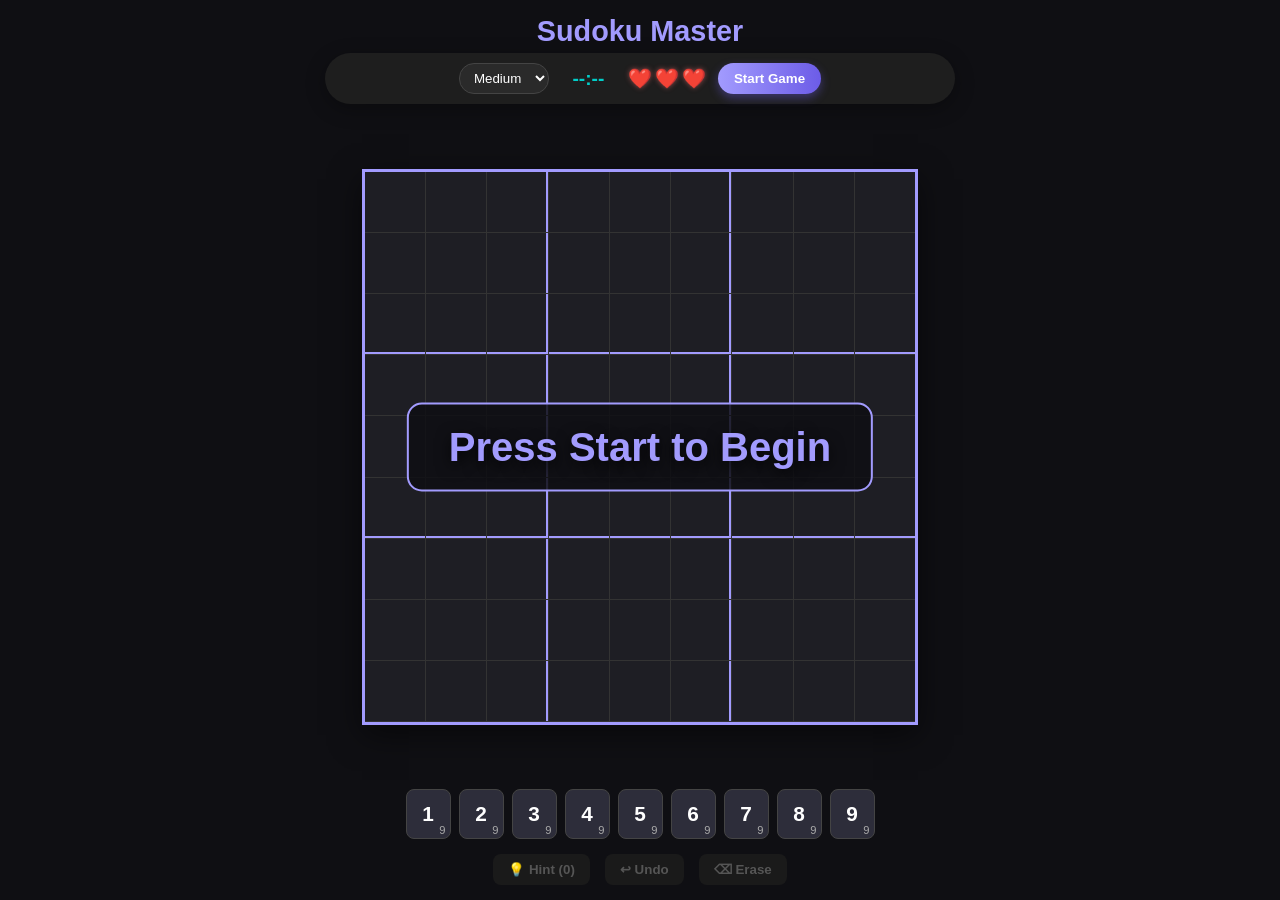
<file: sudoku.html>
<!DOCTYPE html>
<html lang="en">
<head>
    <meta charset="UTF-8">
    <meta name="viewport" content="width=device-width, initial-scale=1.0">
    <title>Sudoku Master</title>
    <style>
        :root {
            --bg-color: #0f0f13;
            --text-color: #ffffff;
            --accent: #a29bfe;
            --cell-bg: #1e1e24;
            --cell-highlight: #2d2d3a;
            --cell-selected: #00cec9;
            --cell-fixed: #aaa;
            --cell-error: #ff7675;
            --grid-line: #333;
            --block-line: #a29bfe;
        }

        body {
            font-family: 'Segoe UI', Tahoma, Geneva, Verdana, sans-serif;
            background-color: var(--bg-color);
            color: var(--text-color);
            display: flex;
            flex-direction: column;
            height: 100vh;
            margin: 0;
            padding: 15px;
            box-sizing: border-box;
            overflow: hidden;
        }

        /* --- Header --- */
        .top-bar {
            text-align: center;
            margin-bottom: 15px;
            flex-shrink: 0;
        }

        h1 { margin: 0 0 5px 0; color: var(--accent); font-size: 1.8rem; }
        
        .controls-nav {
            display: flex;
            justify-content: center;
            gap: 12px;
            align-items: center;
            background: #1e1e1e;
            padding: 10px 15px;
            border-radius: 30px;
            max-width: 600px;
            margin: 0 auto;
            box-shadow: 0 5px 20px rgba(0,0,0,0.3);
        }

        select {
            padding: 6px 10px; background: #2a2a2a; color: white;
            border: 1px solid #444; border-radius: 15px; outline: none; cursor: pointer;
        }

        .timer { font-size: 1.2rem; font-weight: bold; color: #00cec9; width: 55px; text-align: center; }
        
        /* Lifeline Hearts */
        .lives { font-size: 1.2rem; display: flex; align-items: center; gap: 3px; }
        .heart { display: inline-block; transition: transform 0.2s, filter 0.3s; text-shadow: 0 0 5px rgba(255, 118, 117, 0.5); }
        .heart.lost { filter: grayscale(100%); opacity: 0.2; text-shadow: none; }

        button.btn-primary {
            padding: 8px 16px; background: linear-gradient(to right, #a29bfe, #6c5ce7);
            color: #fff; font-weight: bold; border: none; border-radius: 20px;
            cursor: pointer; transition: 0.2s; box-shadow: 0 4px 10px rgba(108, 92, 231, 0.4);
        }
        button.btn-primary:hover { transform: translateY(-2px); box-shadow: 0 6px 15px rgba(108, 92, 231, 0.6); }

        /* --- Main Board --- */
        .board-wrapper {
            flex-grow: 1;
            display: flex;
            justify-content: center;
            align-items: center;
            width: 100%;
            margin: 0 auto;
            position: relative;
        }

        .sudoku-board {
            display: grid;
            grid-template-columns: repeat(9, 1fr);
            grid-template-rows: repeat(9, 1fr);
            gap: 1px;
            background-color: var(--grid-line);
            border: 3px solid var(--block-line);
            width: min(100%, calc(100vh - 280px));
            max-width: 550px;
            aspect-ratio: 1 / 1;
            box-shadow: 0 10px 30px rgba(0,0,0,0.5);
        }

        .cell {
            background-color: var(--cell-bg);
            display: flex;
            justify-content: center;
            align-items: center;
            font-size: 1.5rem;
            font-weight: bold;
            cursor: pointer;
            user-select: none;
            transition: background-color 0.1s;
        }

        .cell:nth-child(3n) { border-right: 2px solid var(--block-line); }
        .cell:nth-child(9n) { border-right: none; }
        .cell:nth-child(n+19):nth-child(-n+27),
        .cell:nth-child(n+46):nth-child(-n+54) { border-bottom: 2px solid var(--block-line); }

        /* Cell States */
        .cell.fixed { color: var(--cell-fixed); cursor: default; }
        .cell.user-input { color: #fff; }
        .cell:hover:not(.fixed) { background-color: #3a3a4a; }
        .cell.selected { background-color: var(--cell-selected) !important; color: #121212; }
        .cell.highlight { background-color: var(--cell-highlight); }
        .cell.error { color: var(--cell-error); background-color: rgba(255, 118, 117, 0.15); animation: shake 0.3s; }

        @keyframes shake {
            0%, 100% { transform: translateX(0); }
            25% { transform: translateX(-4px); }
            50% { transform: translateX(4px); }
            75% { transform: translateX(-4px); }
        }

        /* --- Bottom Controls --- */
        .bottom-controls {
            flex-shrink: 0;
            display: flex;
            flex-direction: column;
            align-items: center;
            gap: 15px;
            margin-top: 15px;
        }

        .numpad { display: flex; gap: 8px; justify-content: center; flex-wrap: wrap; max-width: 500px; }
        .num-btn {
            background: #2d2d3a; border: 1px solid #444; color: white;
            font-size: 1.3rem; font-weight: bold; border-radius: 8px;
            width: 45px; height: 50px; cursor: pointer; position: relative;
        }
        .num-btn:hover { background: #3d3d4a; }
        .num-btn:active { transform: scale(0.95); }
        .num-btn.complete { opacity: 0.3; cursor: not-allowed; }

        .num-count { position: absolute; bottom: 2px; right: 4px; font-size: 0.7rem; color: #aaa; font-weight: normal; }

        .action-pad { display: flex; gap: 15px; }
        .action-btn {
            padding: 8px 15px; background: #2d2d3a; color: white;
            border: none; border-radius: 8px; cursor: pointer; font-weight: bold;
        }
        .action-btn:hover { background: #a29bfe; color: #121212; }
        .action-btn:disabled { background: #1a1a1a; color: #555; cursor: not-allowed; }
        
        /* Overlays */
        #gameOverText { 
            position: absolute; top: 50%; left: 50%; transform: translate(-50%, -50%); 
            font-size: 2.5rem; font-weight: bold; color: #a29bfe; 
            text-shadow: 0 5px 15px rgba(0,0,0,0.8); z-index: 10; pointer-events: none;
            background: rgba(15, 15, 19, 0.85); padding: 20px 40px; border-radius: 15px;
            text-align: center; border: 2px solid #a29bfe; white-space: nowrap;
        }

        #confetti-container { position: fixed; top: 0; left: 0; width: 100%; height: 100%; pointer-events: none; z-index: 20; }
        .confetti { position: absolute; width: 10px; height: 20px; top: -20px; opacity: 0.8; animation: fall linear forwards; }
        @keyframes fall {
            0% { transform: translateY(-20px) rotate(0deg); }
            100% { transform: translateY(110vh) rotate(720deg); }
        }
    </style>
</head>
<body>

    <div id="confetti-container"></div>

    <div class="top-bar">
        <h1>Sudoku Master</h1>
        <div class="controls-nav">
            <select id="diffSel">
                <option value="easy">Easy</option>
                <option value="medium" selected>Medium</option>
                <option value="hard">Hard</option>
                <option value="pro">Pro</option>
                <option value="master">Master</option>
            </select>
            <div class="timer" id="timerDisplay">--:--</div>
            <div class="lives" id="livesDisplay">
                <span class="heart">❤️</span><span class="heart">❤️</span><span class="heart">❤️</span>
            </div>
            <button class="btn-primary" id="startBtn">Start Game</button>
        </div>
    </div>

    <div class="board-wrapper">
        <div id="gameOverText">Press Start to Begin</div>
        <div class="sudoku-board" id="board"></div>
    </div>

    <div class="bottom-controls">
        <div class="numpad" id="numpad"></div>
        <div class="action-pad">
            <button class="action-btn" id="hintBtn" disabled>💡 Hint (<span id="hintCount">0</span>)</button>
            <button class="action-btn" id="undoBtn" disabled>↩ Undo</button>
            <button class="action-btn" id="eraseBtn" disabled>⌫ Erase</button>
        </div>
    </div>

    <script>
        const config = {
            easy:   { holes: 30, time: null, hints: 5, allowUndo: true },
            medium: { holes: 40, time: null, hints: 3, allowUndo: false },
            hard:   { holes: 50, time: 20 * 60, hints: 2, allowUndo: false },
            pro:    { holes: 58, time: 25 * 60, hints: 1, allowUndo: false },
            master: { holes: 64, time: 30 * 60, hints: 0, allowUndo: false }
        };

        let solution = [];
        let currentGrid = [];
        let fixedGrid = [];
        let selectedRow = -1;
        let selectedCol = -1;
        
        let history = []; 
        let currentDiff = config.medium;
        let timerInterval;
        let timeRemaining = 0;
        let hintsLeft = 0;
        let lives = 3;
        let isPlaying = false;

        const boardEl = document.getElementById('board');
        const numpadEl = document.getElementById('numpad');
        const confettiContainer = document.getElementById('confetti-container');
        const gameOverText = document.getElementById('gameOverText');
        const startBtn = document.getElementById('startBtn');
        const livesDisplay = document.getElementById('livesDisplay');
        
        for(let i=1; i<=9; i++) {
            const btn = document.createElement('button');
            btn.className = 'num-btn';
            btn.innerHTML = `${i} <span class="num-count" id="count-${i}">9</span>`;
            btn.onclick = () => inputNumber(i);
            numpadEl.appendChild(btn);
        }

        function renderEmptyBoard() {
            boardEl.innerHTML = '';
            for(let r=0; r<9; r++) {
                for(let c=0; c<9; c++) {
                    const cell = document.createElement('div');
                    cell.className = 'cell';
                    boardEl.appendChild(cell);
                }
            }
        }
        renderEmptyBoard();

        function generateSudoku() {
            let grid = Array(9).fill().map(() => Array(9).fill(0));
            
            function isSafe(grid, row, col, num) {
                for(let x=0; x<9; x++) if(grid[row][x] === num || grid[x][col] === num) return false;
                let startRow = row - row % 3, startCol = col - col % 3;
                for(let i=0; i<3; i++) for(let j=0; j<3; j++) 
                    if(grid[i + startRow][j + startCol] === num) return false;
                return true;
            }

            for(let i=0; i<9; i+=3) {
                let nums = [1,2,3,4,5,6,7,8,9].sort(() => Math.random() - 0.5);
                let idx = 0;
                for(let r=0; r<3; r++) for(let c=0; c<3; c++) grid[i+r][i+c] = nums[idx++];
            }

            function solve(grid) {
                for(let r=0; r<9; r++) {
                    for(let c=0; c<9; c++) {
                        if(grid[r][c] === 0) {
                            for(let n=1; n<=9; n++) {
                                if(isSafe(grid, r, c, n)) {
                                    grid[r][c] = n;
                                    if(solve(grid)) return true;
                                    grid[r][c] = 0;
                                }
                            }
                            return false;
                        }
                    }
                }
                return true;
            }
            solve(grid);
            return grid;
        }

        function createPuzzle(fullGrid, holes) {
            let puzzle = fullGrid.map(row => [...row]);
            let count = holes;
            while(count > 0) {
                let r = Math.floor(Math.random() * 9);
                let c = Math.floor(Math.random() * 9);
                if(puzzle[r][c] !== 0) {
                    puzzle[r][c] = 0;
                    count--;
                }
            }
            return puzzle;
        }

        function startGame() {
            startBtn.innerText = "Restart";
            confettiContainer.innerHTML = ''; 
            gameOverText.style.display = 'none'; 

            const diffKey = document.getElementById('diffSel').value;
            currentDiff = config[diffKey];
            
            solution = generateSudoku();
            currentGrid = createPuzzle(solution, currentDiff.holes);
            fixedGrid = currentGrid.map(row => row.map(val => val !== 0)); 
            
            history = [];
            selectedRow = -1; selectedCol = -1;
            hintsLeft = currentDiff.hints;
            lives = 3;
            updateLivesDisplay();
            
            document.getElementById('hintCount').innerText = hintsLeft;
            document.getElementById('hintBtn').disabled = hintsLeft === 0;
            document.getElementById('undoBtn').disabled = !currentDiff.allowUndo;
            document.getElementById('eraseBtn').disabled = false;
            isPlaying = true;

            startTimer(currentDiff.time);
            renderBoard();
            updateNumberCounts();
        }

        function renderBoard() {
            boardEl.innerHTML = '';
            for(let r=0; r<9; r++) {
                for(let c=0; c<9; c++) {
                    const cell = document.createElement('div');
                    cell.className = 'cell';
                    if (fixedGrid[r][c]) cell.classList.add('fixed');
                    else cell.classList.add('user-input');

                    let val = currentGrid[r][c];
                    cell.innerText = val === 0 ? '' : val;
                    cell.dataset.r = r;
                    cell.dataset.c = c;
                    
                    cell.onclick = () => selectCell(r, c);
                    boardEl.appendChild(cell);
                }
            }
            highlightCells();
        }

        function selectCell(r, c) {
            if(!isPlaying) return;
            selectedRow = r; selectedCol = c;
            highlightCells();
        }

        function highlightCells() {
            const cells = document.querySelectorAll('.cell');
            cells.forEach(cell => {
                cell.classList.remove('selected', 'highlight', 'error');
                let r = parseInt(cell.dataset.r);
                let c = parseInt(cell.dataset.c);
                
                if (r === selectedRow && c === selectedCol) {
                    cell.classList.add('selected');
                } else if (selectedRow !== -1 && (r === selectedRow || c === selectedCol || 
                          (Math.floor(r/3) === Math.floor(selectedRow/3) && Math.floor(c/3) === Math.floor(selectedCol/3)))) {
                    cell.classList.add('highlight');
                }

                // Instant Error Highlighting
                let val = currentGrid[r][c];
                if(val !== 0 && !fixedGrid[r][c]) {
                    if(val !== solution[r][c]) cell.classList.add('error');
                }
            });
        }

        function inputNumber(num) {
            if(!isPlaying || selectedRow === -1 || fixedGrid[selectedRow][selectedCol]) return;
            
            // Prevent changing an already correct number
            if(currentGrid[selectedRow][selectedCol] === solution[selectedRow][selectedCol]) return;

            // Prevent penalizing for clicking the same wrong number twice
            if(currentGrid[selectedRow][selectedCol] === num) return;

            if (currentDiff.allowUndo) {
                history.push({r: selectedRow, c: selectedCol, val: currentGrid[selectedRow][selectedCol]});
            }

            currentGrid[selectedRow][selectedCol] = num;

            // Check if the input is incorrect
            if (num !== solution[selectedRow][selectedCol]) {
                lives--;
                updateLivesDisplay();
                
                if (lives <= 0) {
                    renderBoard(); // Render the final mistake before ending
                    triggerGameOver("NO LIVES LEFT!", "#ff7675");
                    return;
                }
            }

            renderBoard();
            updateNumberCounts();
            checkWin();
        }

        function updateLivesDisplay() {
            let heartsHTML = '';
            for(let i = 0; i < 3; i++) {
                if (i < lives) heartsHTML += '<span class="heart">❤️</span>';
                else heartsHTML += '<span class="heart lost">🖤</span>';
            }
            livesDisplay.innerHTML = heartsHTML;
        }

        function updateNumberCounts() {
            let counts = Array(10).fill(9); 
            for(let r=0; r<9; r++) {
                for(let c=0; c<9; c++) {
                    // Only count correct numbers to deplete the numpad limits
                    if(currentGrid[r][c] === solution[r][c]) counts[currentGrid[r][c]]--;
                }
            }
            for(let i=1; i<=9; i++) {
                let countEl = document.getElementById(`count-${i}`);
                countEl.innerText = counts[i];
                let btn = countEl.parentElement;
                if(counts[i] <= 0) btn.classList.add('complete');
                else btn.classList.remove('complete');
            }
        }

        function checkWin() {
            for(let r=0; r<9; r++) {
                for(let c=0; c<9; c++) {
                    if(currentGrid[r][c] !== solution[r][c]) return;
                }
            }
            triggerGameOver("PUZZLE SOLVED!", "#00b894");
            triggerCelebration();
        }

        function triggerGameOver(message, color) {
            isPlaying = false;
            clearInterval(timerInterval);
            gameOverText.style.display = 'block';
            gameOverText.innerText = message;
            gameOverText.style.color = color;
            gameOverText.style.borderColor = color;
        }

        function triggerCelebration() {
            const colors = ['#a29bfe', '#00cec9', '#00b894', '#fdcb6e']; 
            for (let i = 0; i < 150; i++) {
                const confetti = document.createElement('div');
                confetti.classList.add('confetti');
                confetti.style.left = Math.random() * 100 + 'vw';
                confetti.style.backgroundColor = colors[Math.floor(Math.random() * colors.length)];
                confetti.style.animationDuration = (Math.random() * 3 + 2) + 's';
                confetti.style.animationDelay = Math.random() * 2 + 's';
                confettiContainer.appendChild(confetti);
            }
        }

        // --- BUTTONS ---
        startBtn.onclick = startGame;
        
        document.getElementById('eraseBtn').onclick = () => {
            if(!isPlaying || selectedRow === -1 || fixedGrid[selectedRow][selectedCol]) return;
            // Prevent erasing a correct number
            if(currentGrid[selectedRow][selectedCol] === solution[selectedRow][selectedCol]) return; 

            if (currentDiff.allowUndo) history.push({r: selectedRow, c: selectedCol, val: currentGrid[selectedRow][selectedCol]});
            currentGrid[selectedRow][selectedCol] = 0;
            renderBoard();
            updateNumberCounts();
        };

        document.getElementById('undoBtn').onclick = () => {
            if(!isPlaying || history.length === 0) return;
            let lastMove = history.pop();
            currentGrid[lastMove.r][lastMove.c] = lastMove.val;
            selectedRow = lastMove.r; selectedCol = lastMove.c;
            renderBoard();
            updateNumberCounts();
        };

        document.getElementById('hintBtn').onclick = () => {
            if(!isPlaying || hintsLeft <= 0 || selectedRow === -1 || fixedGrid[selectedRow][selectedCol]) return;
            if(currentGrid[selectedRow][selectedCol] === solution[selectedRow][selectedCol]) return; 

            currentGrid[selectedRow][selectedCol] = solution[selectedRow][selectedCol];
            fixedGrid[selectedRow][selectedCol] = true; 
            hintsLeft--;
            document.getElementById('hintCount').innerText = hintsLeft;
            if(hintsLeft === 0) document.getElementById('hintBtn').disabled = true;
            
            renderBoard();
            updateNumberCounts();
            checkWin();
        };

        // --- TIMER ---
        function startTimer(seconds) {
            clearInterval(timerInterval);
            
            if (seconds === null) {
                document.getElementById('timerDisplay').innerText = "∞";
                return;
            }
            
            timeRemaining = seconds;
            updateTimerDisplay();
            
            timerInterval = setInterval(() => {
                timeRemaining--;
                updateTimerDisplay();
                if(timeRemaining <= 0) {
                    triggerGameOver("TIME UP!", "#ff7675");
                }
            }, 1000);
        }

        function updateTimerDisplay() {
            let m = Math.floor(timeRemaining / 60).toString().padStart(2, '0');
            let s = (timeRemaining % 60).toString().padStart(2, '0');
            document.getElementById('timerDisplay').innerText = `${m}:${s}`;
        }

        // --- KEYBOARD INPUT ---
        document.addEventListener('keydown', (e) => {
            if(!isPlaying) return;
            if(e.key >= '1' && e.key <= '9') inputNumber(parseInt(e.key));
            else if(e.key === 'Backspace' || e.key === 'Delete') document.getElementById('eraseBtn').click();
            else if(e.key === 'ArrowUp') selectCell(Math.max(0, selectedRow-1), selectedCol);
            else if(e.key === 'ArrowDown') selectCell(Math.min(8, selectedRow === -1 ? 0 : selectedRow+1), selectedCol);
            else if(e.key === 'ArrowLeft') selectCell(selectedRow, Math.max(0, selectedCol-1));
            else if(e.key === 'ArrowRight') selectCell(selectedRow, Math.min(8, selectedCol === -1 ? 0 : selectedCol+1));
        });
    </script>
</body>
</html>
</file>
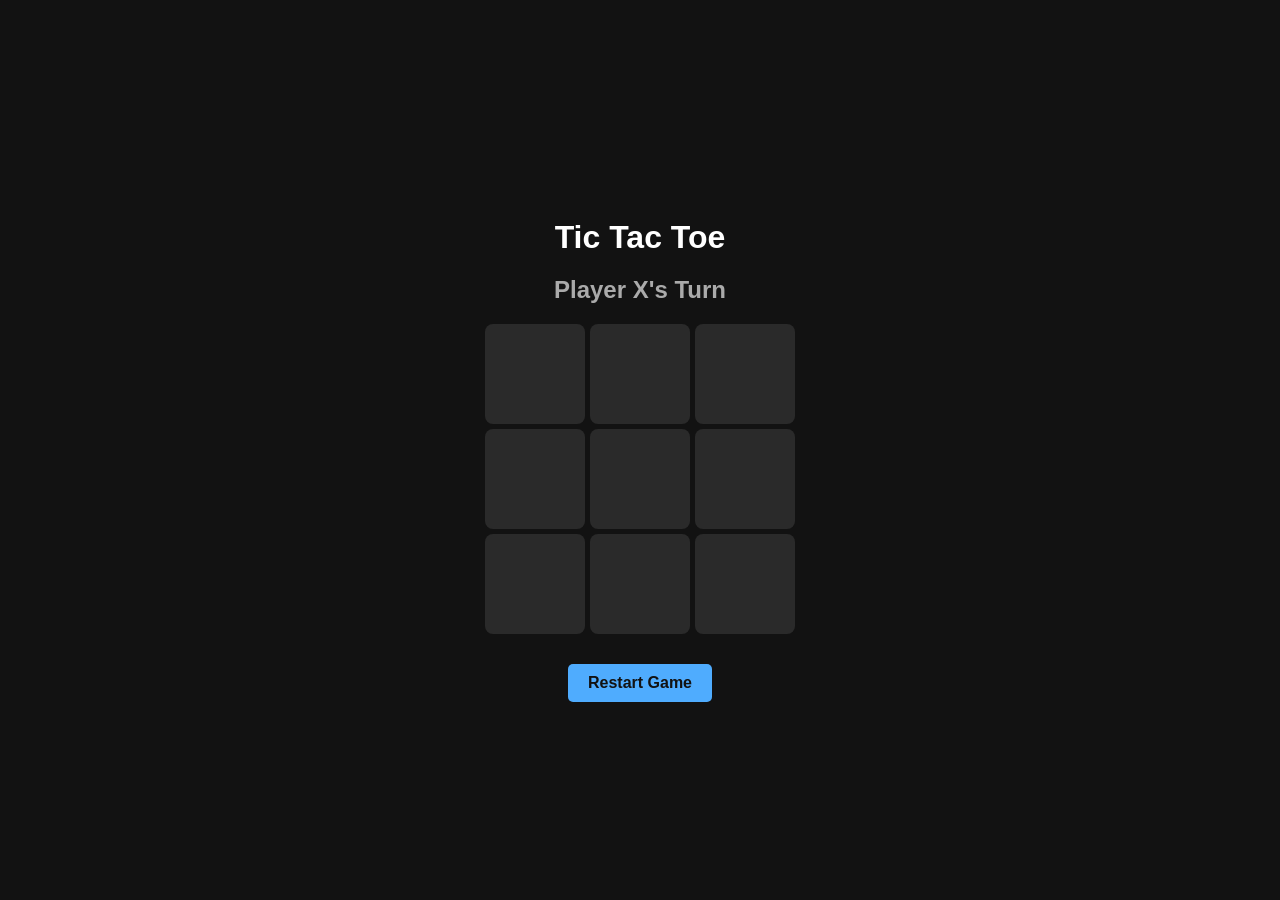
<file: tictactoe.html>
<!DOCTYPE html>
<html lang="en">
<head>
    <meta charset="UTF-8">
    <meta name="viewport" content="width=device-width, initial-scale=1.0">
    <title>Tic Tac Toe</title>
    <style>
        /* --- CORE STYLING --- */
        body {
            font-family: 'Segoe UI', Tahoma, Geneva, Verdana, sans-serif;
            background-color: #121212;
            color: #ffffff;
            display: flex;
            justify-content: center;
            align-items: center;
            height: 100vh;
            margin: 0;
            overflow: hidden; /* Prevents scrollbars when confetti falls */
        }

        .game-container {
            text-align: center;
            z-index: 2; /* Keeps game above confetti */
            position: relative;
        }

        h1 { margin-bottom: 5px; }
        h2 { margin-bottom: 20px; color: #aaaaaa; transition: color 0.3s ease; }

        .board {
            display: grid;
            grid-template-columns: repeat(3, 100px);
            grid-template-rows: repeat(3, 100px);
            gap: 5px;
            justify-content: center;
            margin-bottom: 30px;
        }

        .cell {
            background-color: #2a2a2a;
            display: flex;
            justify-content: center;
            align-items: center;
            font-size: 3rem;
            font-weight: bold;
            cursor: pointer;
            border-radius: 8px;
            transition: background-color 0.2s;
        }

        .cell:hover { background-color: #3a3a3a; }

        button {
            padding: 10px 20px;
            font-size: 1rem;
            background-color: #4facfe;
            color: #121212;
            font-weight: bold;
            border: none;
            border-radius: 5px;
            cursor: pointer;
            transition: transform 0.1s, background-color 0.2s;
        }

        button:hover { background-color: #00f2fe; }
        button:active { transform: scale(0.95); }

        /* --- CELEBRATION STYLING --- */
        #confetti-container {
            position: fixed;
            top: 0;
            left: 0;
            width: 100%;
            height: 100%;
            pointer-events: none; /* Lets clicks pass through to the game */
            z-index: 1;
        }

        .confetti {
            position: absolute;
            width: 10px;
            height: 20px;
            top: -20px;
            opacity: 0.8;
            animation: fall linear forwards;
        }

        @keyframes fall {
            0% { transform: translateY(-20px) rotate(0deg); }
            100% { transform: translateY(110vh) rotate(720deg); }
        }
    </style>
</head>
<body>

    <div id="confetti-container"></div>

    <div class="game-container">
        <h1>Tic Tac Toe</h1>
        <h2 id="statusText">Player X's Turn</h2>
        
        <div id="board" class="board">
            <div class="cell" data-index="0"></div>
            <div class="cell" data-index="1"></div>
            <div class="cell" data-index="2"></div>
            <div class="cell" data-index="3"></div>
            <div class="cell" data-index="4"></div>
            <div class="cell" data-index="5"></div>
            <div class="cell" data-index="6"></div>
            <div class="cell" data-index="7"></div>
            <div class="cell" data-index="8"></div>
        </div>
        
        <button id="restartBtn">Restart Game</button>
    </div>

    <script>
        const cells = document.querySelectorAll('.cell');
        const statusText = document.querySelector('#statusText');
        const restartBtn = document.querySelector('#restartBtn');
        const confettiContainer = document.getElementById('confetti-container');

        const winConditions = [
            [0, 1, 2], [3, 4, 5], [6, 7, 8],
            [0, 3, 6], [1, 4, 7], [2, 5, 8],
            [0, 4, 8], [2, 4, 6]
        ];

        let options = ["", "", "", "", "", "", "", "", ""];
        let currentPlayer = "X";
        let running = false;

        initializeGame();

        function initializeGame() {
            cells.forEach(cell => cell.addEventListener('click', cellClicked));
            restartBtn.addEventListener('click', restartGame);
            statusText.textContent = `Player ${currentPlayer}'s Turn`;
            running = true;
        }

        function cellClicked() {
            const cellIndex = this.getAttribute('data-index');
            if (options[cellIndex] !== "" || !running) {
                return;
            }
            updateCell(this, cellIndex);
            checkWinner();
        }

        function updateCell(cell, index) {
            options[index] = currentPlayer;
            cell.textContent = currentPlayer;
            cell.style.color = currentPlayer === "X" ? "#ff7e5f" : "#4facfe"; 
        }

        function changePlayer() {
            currentPlayer = (currentPlayer === "X") ? "O" : "X";
            statusText.textContent = `Player ${currentPlayer}'s Turn`;
            statusText.style.color = "#aaaaaa"; // Reset text color
        }

        function checkWinner() {
            let roundWon = false;

            for (let i = 0; i < winConditions.length; i++) {
                const condition = winConditions[i];
                const cellA = options[condition[0]];
                const cellB = options[condition[1]];
                const cellC = options[condition[2]];

                if (cellA === "" || cellB === "" || cellC === "") continue;
                
                if (cellA === cellB && cellB === cellC) {
                    roundWon = true;
                    break;
                }
            }

            if (roundWon) {
                statusText.textContent = `Player ${currentPlayer} Wins!`;
                statusText.style.color = currentPlayer === "X" ? "#ff7e5f" : "#4facfe";
                triggerCelebration();
                running = false;
            } else if (!options.includes("")) {
                statusText.textContent = `It's a Draw!`;
                statusText.style.color = "#ffffff";
                triggerCelebration(); // Also celebrate draws
                running = false;
            } else {
                changePlayer();
            }
        }

        function triggerCelebration() {
            // Colors matching Player X and Player O
            const colors = ['#ff7e5f', '#4facfe']; 
            
            // Create 100 pieces of confetti
            for (let i = 0; i < 100; i++) {
                const confetti = document.createElement('div');
                confetti.classList.add('confetti');
                
                // Randomize position, color, fall speed, and delay
                confetti.style.left = Math.random() * 100 + 'vw';
                confetti.style.backgroundColor = colors[Math.floor(Math.random() * colors.length)];
                confetti.style.animationDuration = (Math.random() * 3 + 2) + 's'; // Between 2 and 5 seconds
                confetti.style.animationDelay = Math.random() * 2 + 's'; // Stagger the start times
                
                confettiContainer.appendChild(confetti);
            }
        }

        function restartGame() {
            currentPlayer = "X";
            options = ["", "", "", "", "", "", "", "", ""];
            statusText.textContent = `Player ${currentPlayer}'s Turn`;
            statusText.style.color = "#aaaaaa";
            
            cells.forEach(cell => {
                cell.textContent = "";
            });
            
            // Clear out the old confetti
            confettiContainer.innerHTML = ''; 
            running = true;
        }
    </script>
</body>
</html>
</file>
